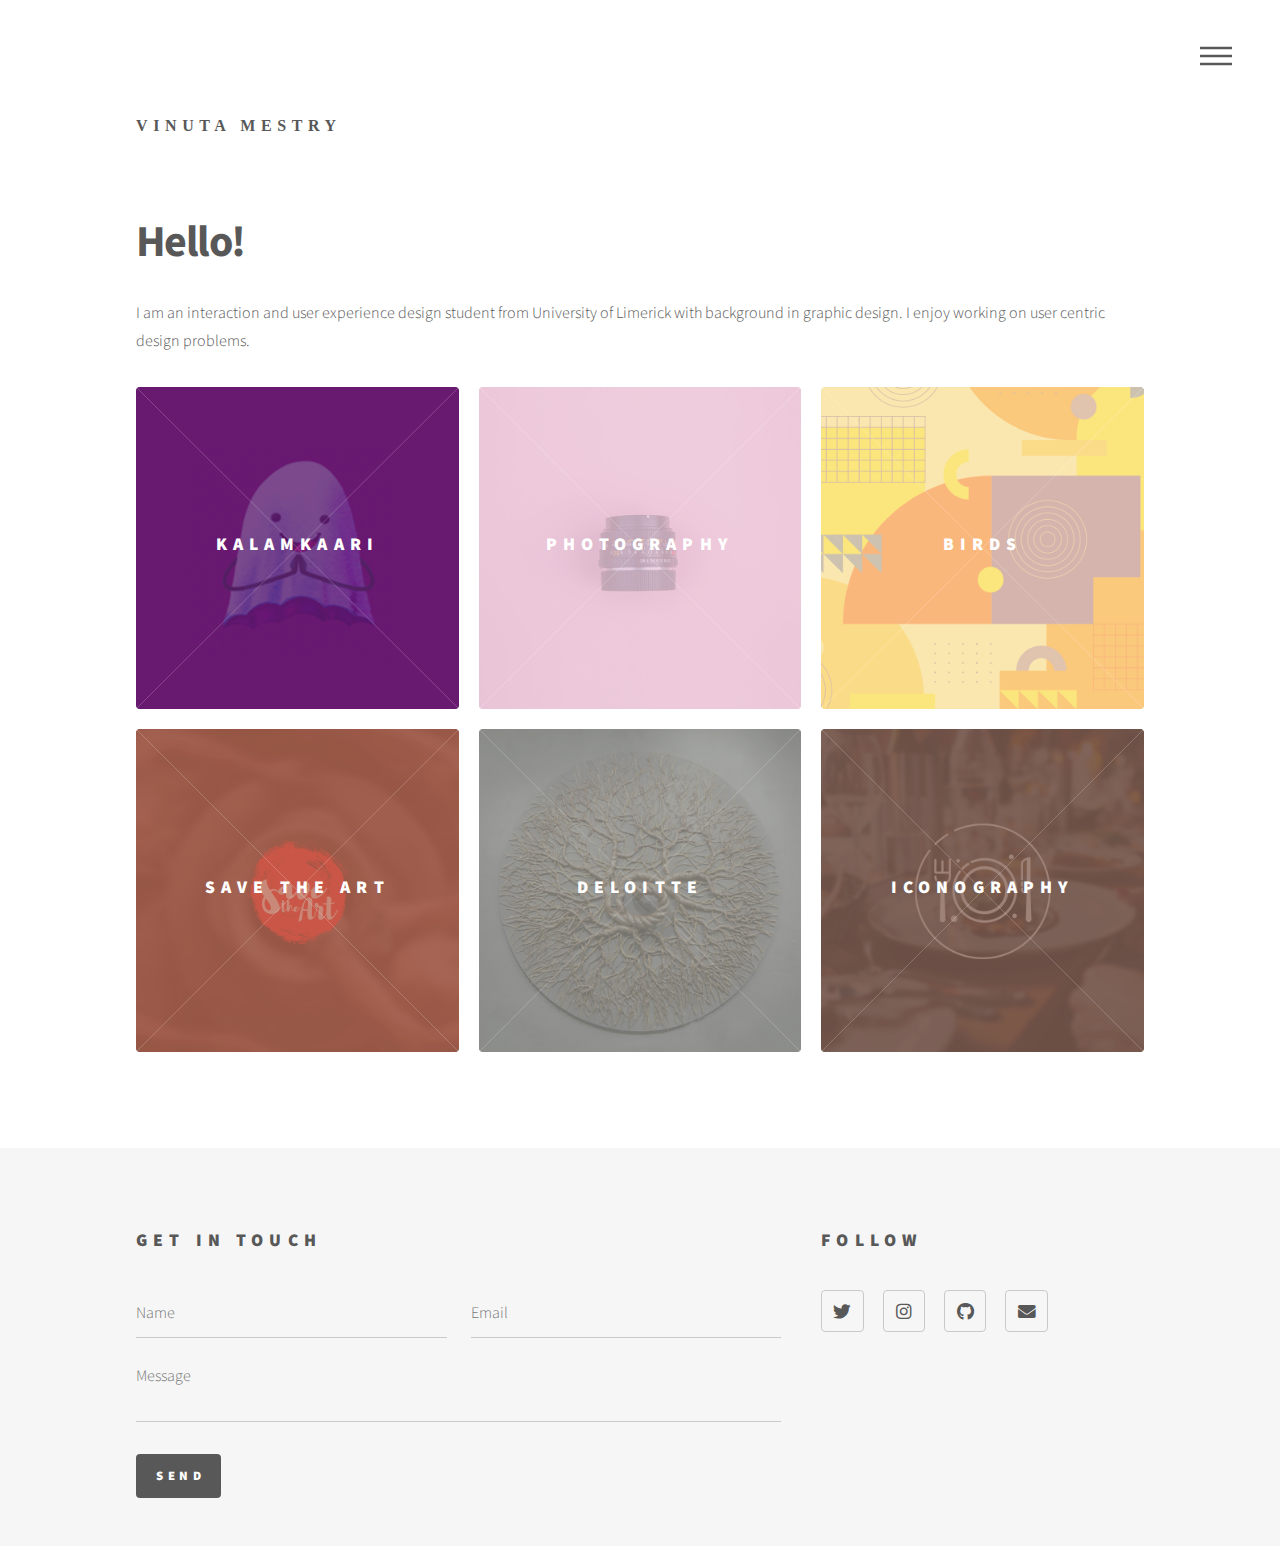
<file: index.html>
<!DOCTYPE HTML>

<html>
	<head>
		<title>Vinuta Mestry</title>
		<meta charset="utf-8" />
		<meta name="viewport" content="width=device-width, initial-scale=1, user-scalable=no" />
		<link rel="stylesheet" href="assets/css/main.css" />
		<noscript><link rel="stylesheet" href="assets/css/noscript.css" /></noscript>
	</head>
	<body class="is-preload">
		<!-- Wrapper -->
			<div id="wrapper">

				<!-- Header -->
					<header id="header">
						<div class="inner">

							<!-- Logo -->
								<a href="index.html" class="logo">
								<p style="font-family:verdana;font-size:16px;font-style:bold;">Vinuta Mestry</p>
								</a>

							<!-- Nav -->
								<nav>
									<ul>
										<li><a href="#menu">Menu</a></li>
									</ul>
								</nav>

						</div>
					</header>

				<!-- Menu -->
					<nav id="menu">
						<h2>Menu</h2>
						<ul>
							<li><a href="index.html">Home</a></li>
							<li><a href="resume.pdf">Resume</a></li>
							<li><a href="https://www.behance.net/vinutamestfaea">Portfolio</a></li>
						</ul>
					</nav>

				<!-- Main -->
					<div id="main">
						<div class="inner">
							<header>
								<h1>Hello!</h1>
								<p>I am an interaction and user experience design student from University of Limerick with background in graphic design. I enjoy working on user centric design problems.</p>
							</header>
							<section class="tiles">
								<article class="style1">
									<span class="image">
										<img src="images/pic01.jpg" alt=""/>
									</span>
									<a href="kalamkaari.html">
										<h2>Kalamkaari</h2>
										<div class="content">
											<p>Embroidery Project Using Hololens</p>
										</div>
									</a>
								</article>
								<article class="style2">
									<span class="image">
										<img src="images/pic02.jpg" alt="" />
									</span>
									<a href="Photography.html">
										<h2>Photography</h2>
										<div class="content">
											<p>Assignment  Brief- Take photographs on the theme - life by demonstrating our ability to compose, take and edit pictures.</p>
										</div>
									</a>
								</article>
								<article class="style3">
									<span class="image">
										<img src="images/pic03.jpg" alt="" />
									</span>
									<a href="Birds.html">
										<h2>Birds</h2>
										<div class="content">
											<p>Concept of Geometric Birds.</p>
										</div>
									</a>
								</article>
								<article class="style4">
									<span class="image">
										<img src="images/pic04.jpg" alt="" />
									</span>
									<a href="savetheart.html">
										<h2>Save the ART</h2>
										<div class="content">
											<p>Sed nisl arcu euismod sit amet nisi lorem etiam dolor veroeros et feugiat.</p>
										</div>
									</a>
								</article>
								<article class="style5">
									<span class="image">
										<img src="images/home.jpg" alt="" />
									</span>
									<a href="Deloitte.html">
										<h2>Deloitte</h2>
										<div class="content">
											<p>Sed nisl arcu euismod sit amet nisi lorem etiam dolor veroeros et feugiat.</p>
										</div>
									</a>
								</article>
								<article class="style6">
									<span class="image">
										<img src="images/rest.jpg" alt="" />
									</span>
									<a href="iconography.html">
										<h2>Iconography</h2>
										<div class="content">
											<p>Sed nisl arcu euismod sit amet nisi lorem etiam dolor veroeros et feugiat.</p>
										</div>
									</a>
								</article>
							</section>
						</div>
					</div>

				<!-- Footer -->
					<footer id="footer">
						<div class="inner">
							<section>
								<h2>Get in touch</h2>
								<form method="post" action="#">
									<div class="fields">
										<div class="field half">
											<input type="text" name="name" id="name" placeholder="Name" />
										</div>
										<div class="field half">
											<input type="email" name="email" id="email" placeholder="Email" />
										</div>
										<div class="field">
											<textarea name="message" id="message" placeholder="Message"></textarea>
										</div>
									</div>
									<ul class="actions">
										<li><input type="submit" value="Send" class="primary" /></li>
									</ul>
								</form>
							</section>
							<section>
								<h2>Follow</h2>
								<ul class="icons">
									<li><a href="https://twitter.com/MestryVinuta?s=08" class="icon brands style2 fa-twitter"><span class="label">Twitter</span></a></li>
									<li><a href="https://www.instagram.com/chai_addict_/" class="icon brands style2 fa-instagram"><span class="label">Instagram</span></a></li>
									<li><a href = "https://github.com/Vinuta93" class="icon brands style2 fa-github"><span class="label">GitHub</span></a></li>
									<li><a href="mailto: mestryvinuta93@gmail.com" class="icon solid style2 fa-envelope"><span class="label">Email</span></a></li>
								</ul>
							</section>
							</div>
					</footer>

			</div>

		<!-- Scripts -->
			<script src="assets/js/jquery.min.js"></script>
			<script src="assets/js/browser.min.js"></script>
			<script src="assets/js/breakpoints.min.js"></script>
			<script src="assets/js/util.js"></script>
			<script src="assets/js/main.js"></script>

	</body>
</html>
</file>
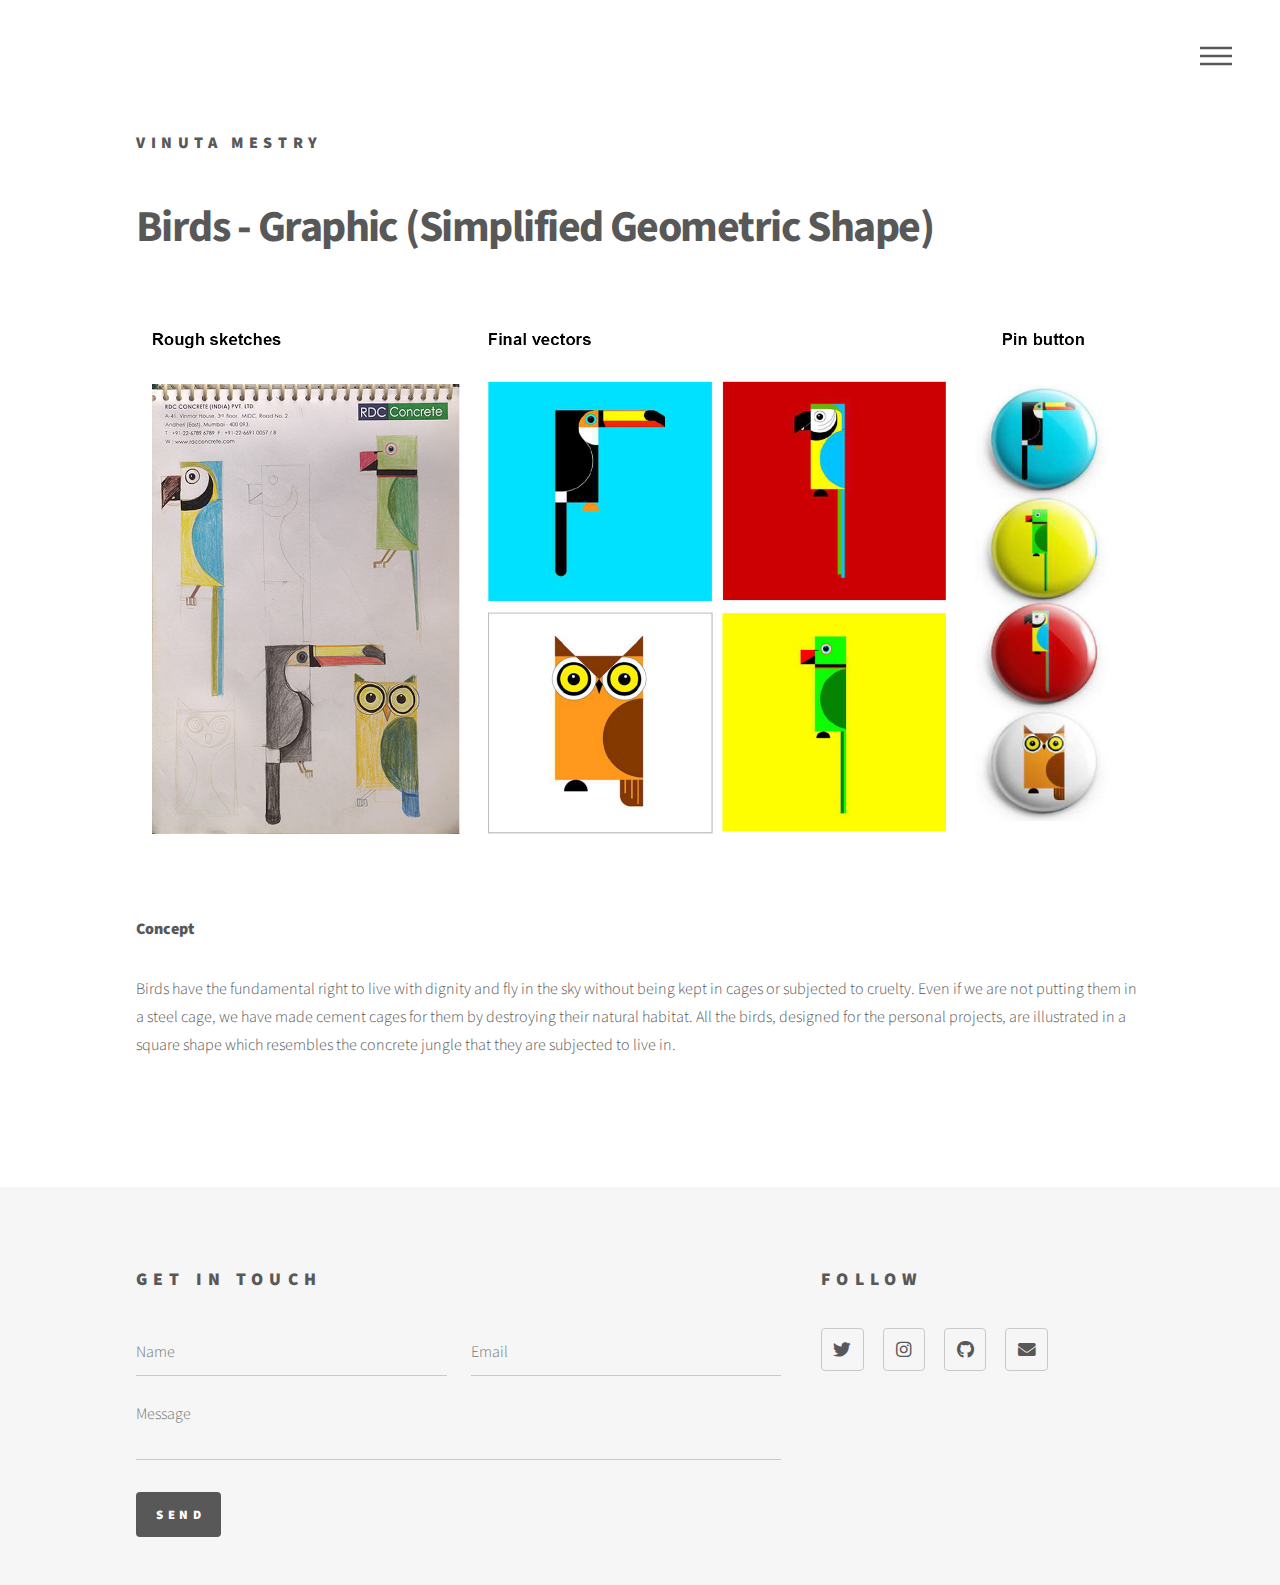
<file: Birds.html>
<!DOCTYPE HTML>
<!--
	Phantom by HTML5 UP
	html5up.net | @ajlkn
	Free for personal and commercial use under the CCA 3.0 license (html5up.net/license)
-->
<html>
	<head>
		<title>Birds</title>
		<meta charset="utf-8" />
		<meta name="viewport" content="width=device-width, initial-scale=1, user-scalable=no" />
		<link rel="stylesheet" href="assets/css/main.css" />
		<noscript><link rel="stylesheet" href="assets/css/noscript.css" /></noscript>
	</head>
	<body class="is-preload">
		<!-- Wrapper -->
			<div id="wrapper">

				<!-- Header -->
					<header id="header">
						<div class="inner">

							<!-- Logo -->
								<a href="index.html" class="logo">
									<span class="title">Vinuta Mestry</span>
								</a>

							<!-- Nav -->
								<nav>
									<ul>
										<li><a href="#menu">Menu</a></li>
									</ul>
								</nav>

						</div>
					</header>

				<!-- Menu -->
					<nav id="menu">
						<h2>Menu</h2>
						<ul>
							<li><a href="index.html">Home</a></li>
							<li><a href="resume.pdf">Resume</a></li>
							<li><a href="https://www.behance.net/vinutamestfaea">Portfolio</a></li>
						</ul>
					</nav>

				<!-- Main -->
					<div id="main">
						<div class="inner">
							<h1>Birds - Graphic (Simplified Geometric Shape)</h1>
							<span class="image main"><img src="images/Birds.jpg" alt="" /></span>
							<p><b>Concept</b><p>
								Birds have the fundamental right to live with dignity and fly in the sky without being kept in cages or subjected
to cruelty. Even if we are not putting them in a steel cage, we have made cement cages for them by destroying their natural habitat.
All the birds, designed for the personal projects, are illustrated in a square shape which resembles the concrete jungle that they are subjected to live in.
</p>
</div>
</div>


					<!-- Footer -->
							<footer id="footer">
								<div class="inner">
									<section>
										<h2>Get in touch</h2>
										<form method="post" action="#">
											<div class="fields">
												<div class="field half">
													<input type="text" name="name" id="name" placeholder="Name" />
												</div>
												<div class="field half">
													<input type="email" name="email" id="email" placeholder="Email" />
												</div>
												<div class="field">
													<textarea name="message" id="message" placeholder="Message"></textarea>
												</div>
											</div>
											<ul class="actions">
												<li><input type="submit" value="Send" class="primary" /></li>
											</ul>
										</form>
									</section>
									<section>
										<h2>Follow</h2>
										<ul class="icons">
											<li><a href="https://twitter.com/MestryVinuta?s=08" class="icon brands style2 fa-twitter"><span class="label">Twitter</span></a></li>
											<li><a href="https://www.instagram.com/chai_addict_/" class="icon brands style2 fa-instagram"><span class="label">Instagram</span></a></li>
											<li><a href = "https://github.com/Vinuta93" class="icon brands style2 fa-github"><span class="label">GitHub</span></a></li>
											<li><a href="mailto: mestryvinuta93@gmail.com" class="icon solid style2 fa-envelope"><span class="label">Email</span></a></li>
										</ul>
									</section>
									</div>
							</footer>

					</div>


			<!-- Scripts -->
				<script src="assets/js/jquery.min.js"></script>
				<script src="assets/js/browser.min.js"></script>
				<script src="assets/js/breakpoints.min.js"></script>
				<script src="assets/js/util.js"></script>
				<script src="assets/js/main.js"></script>

			</body>
			</html>
</file>
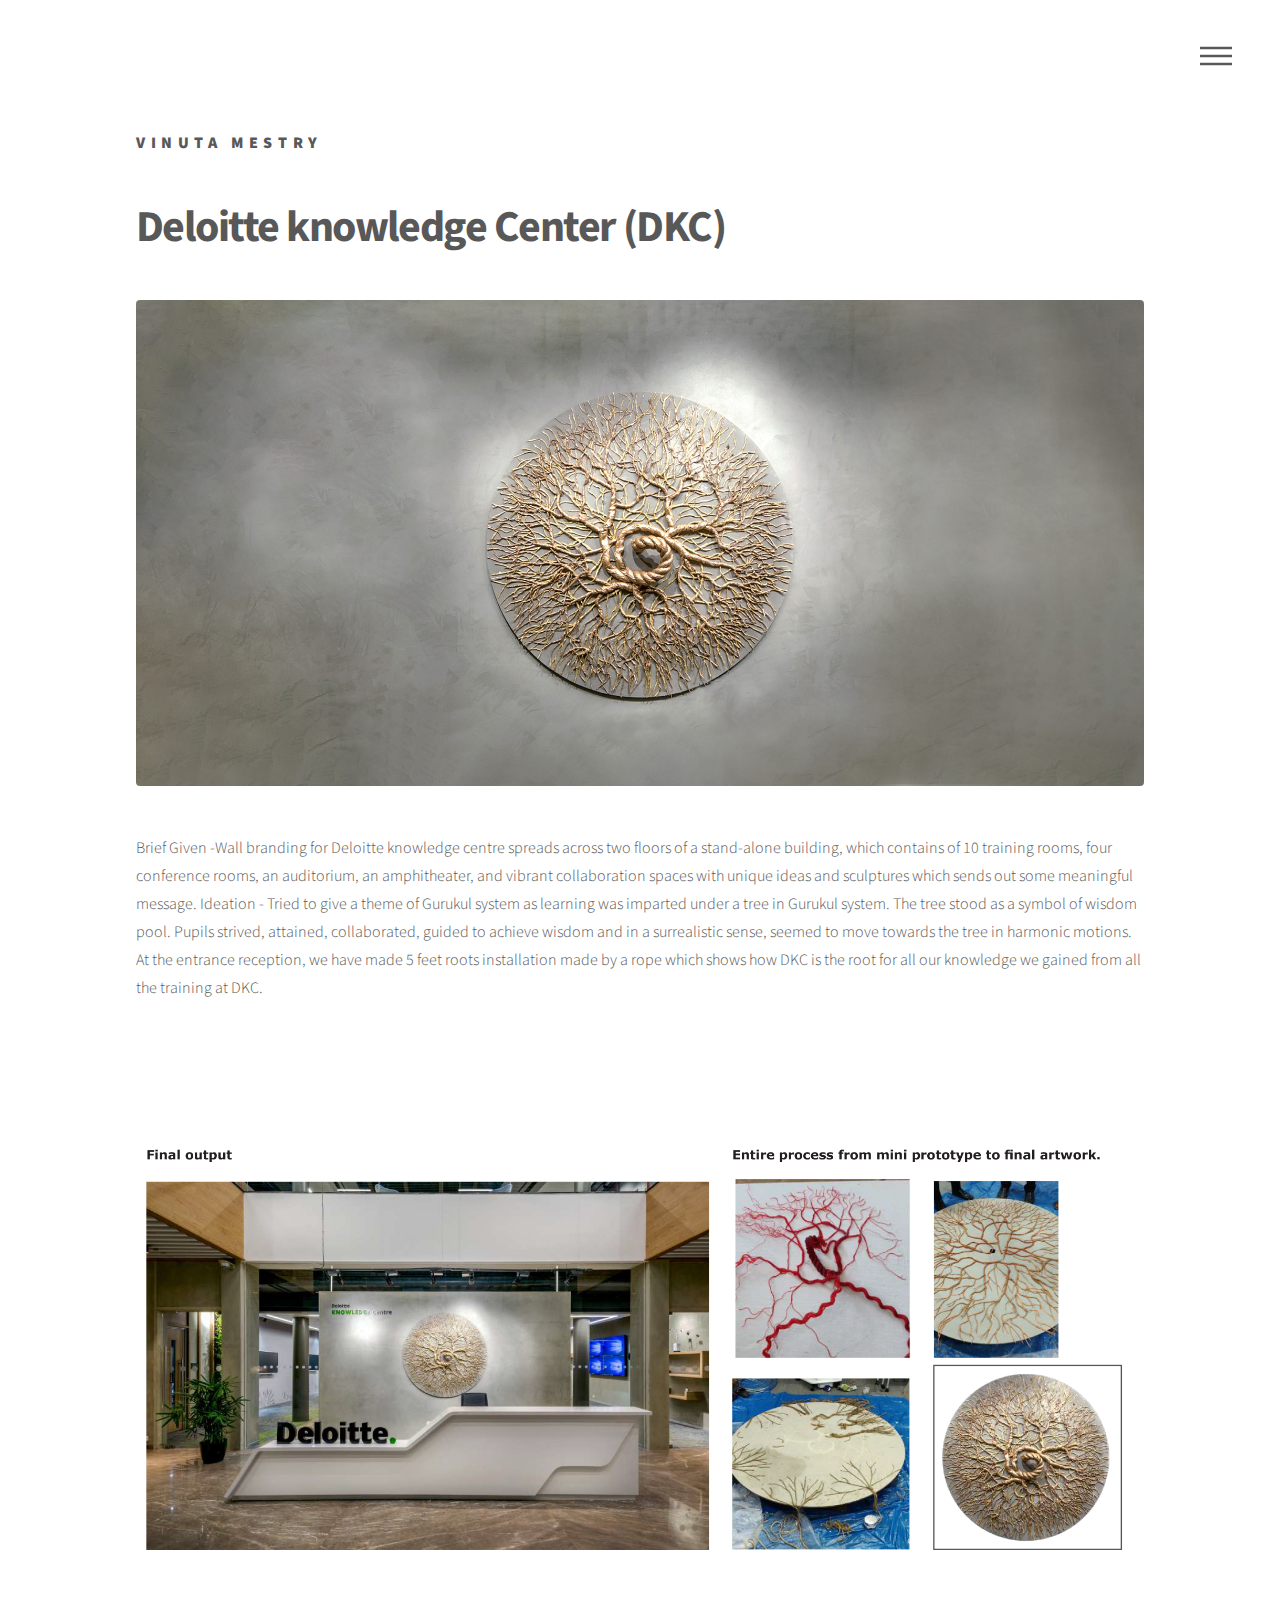
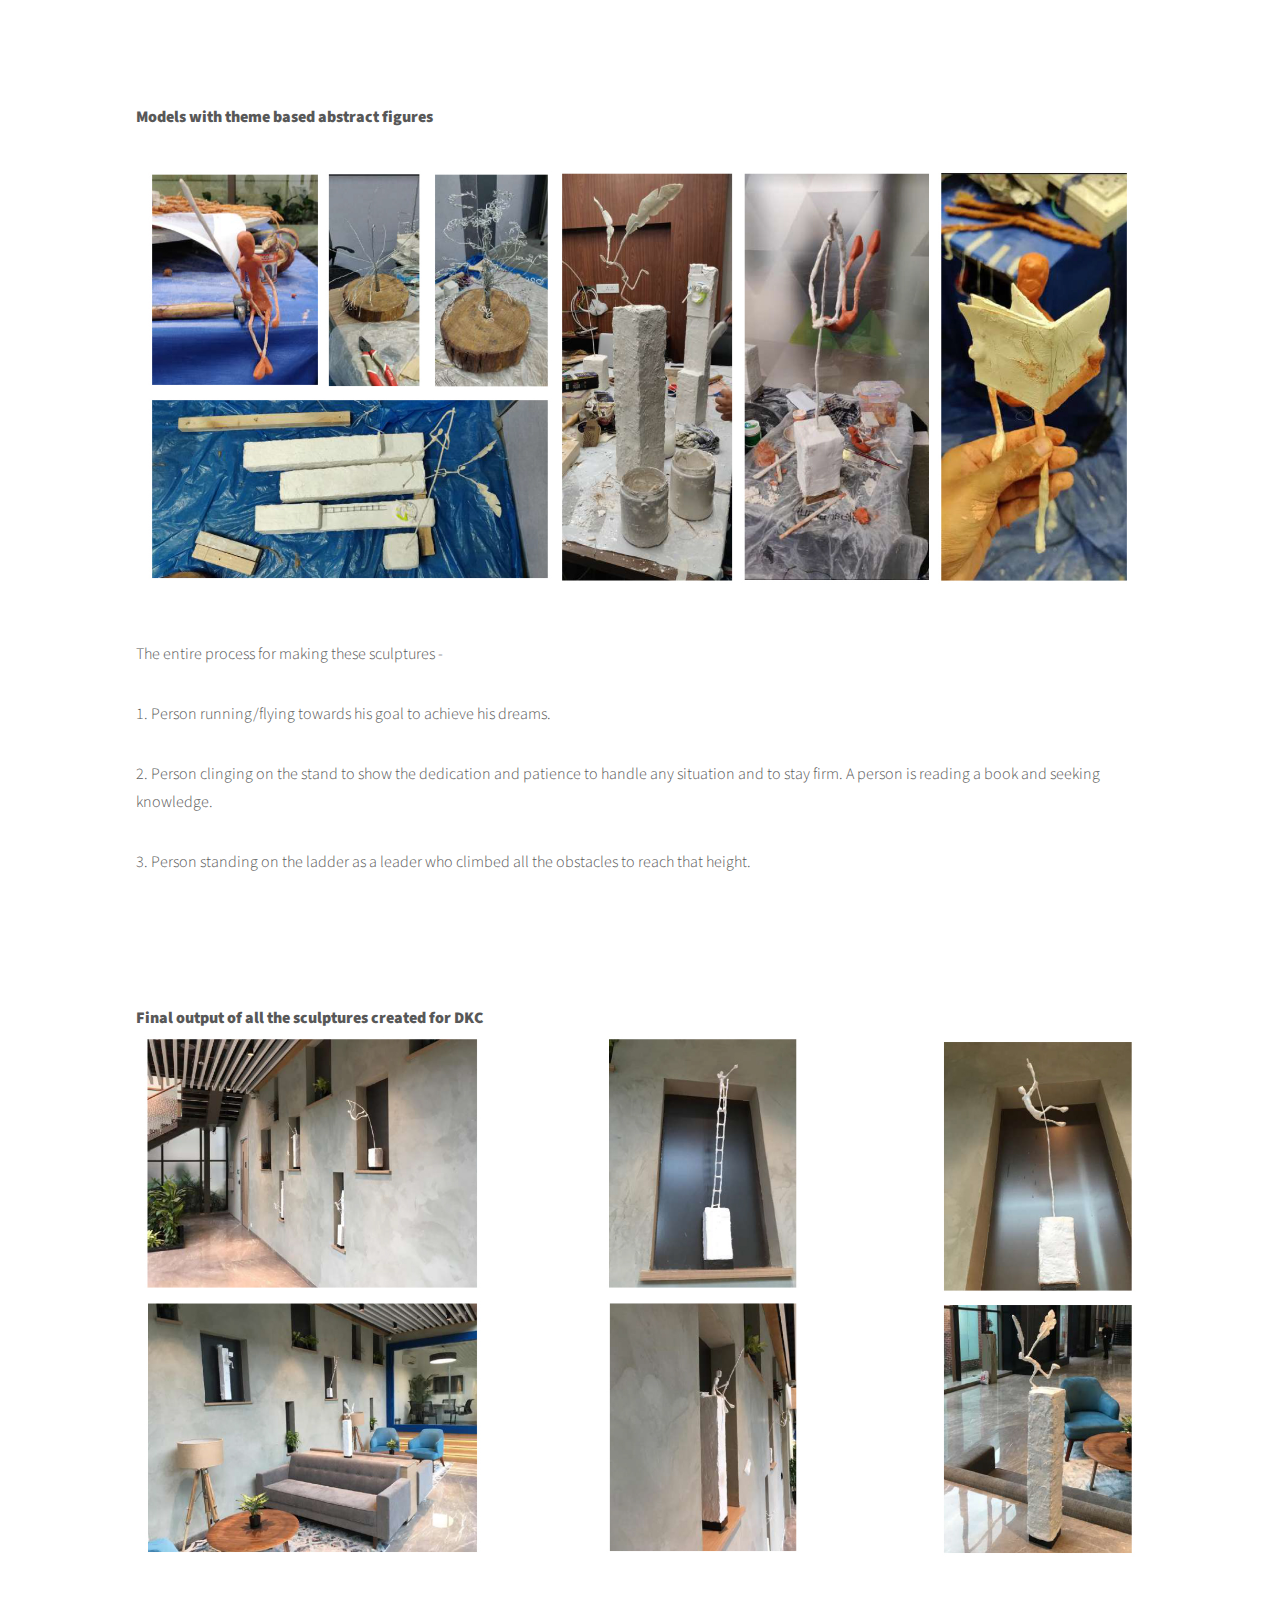
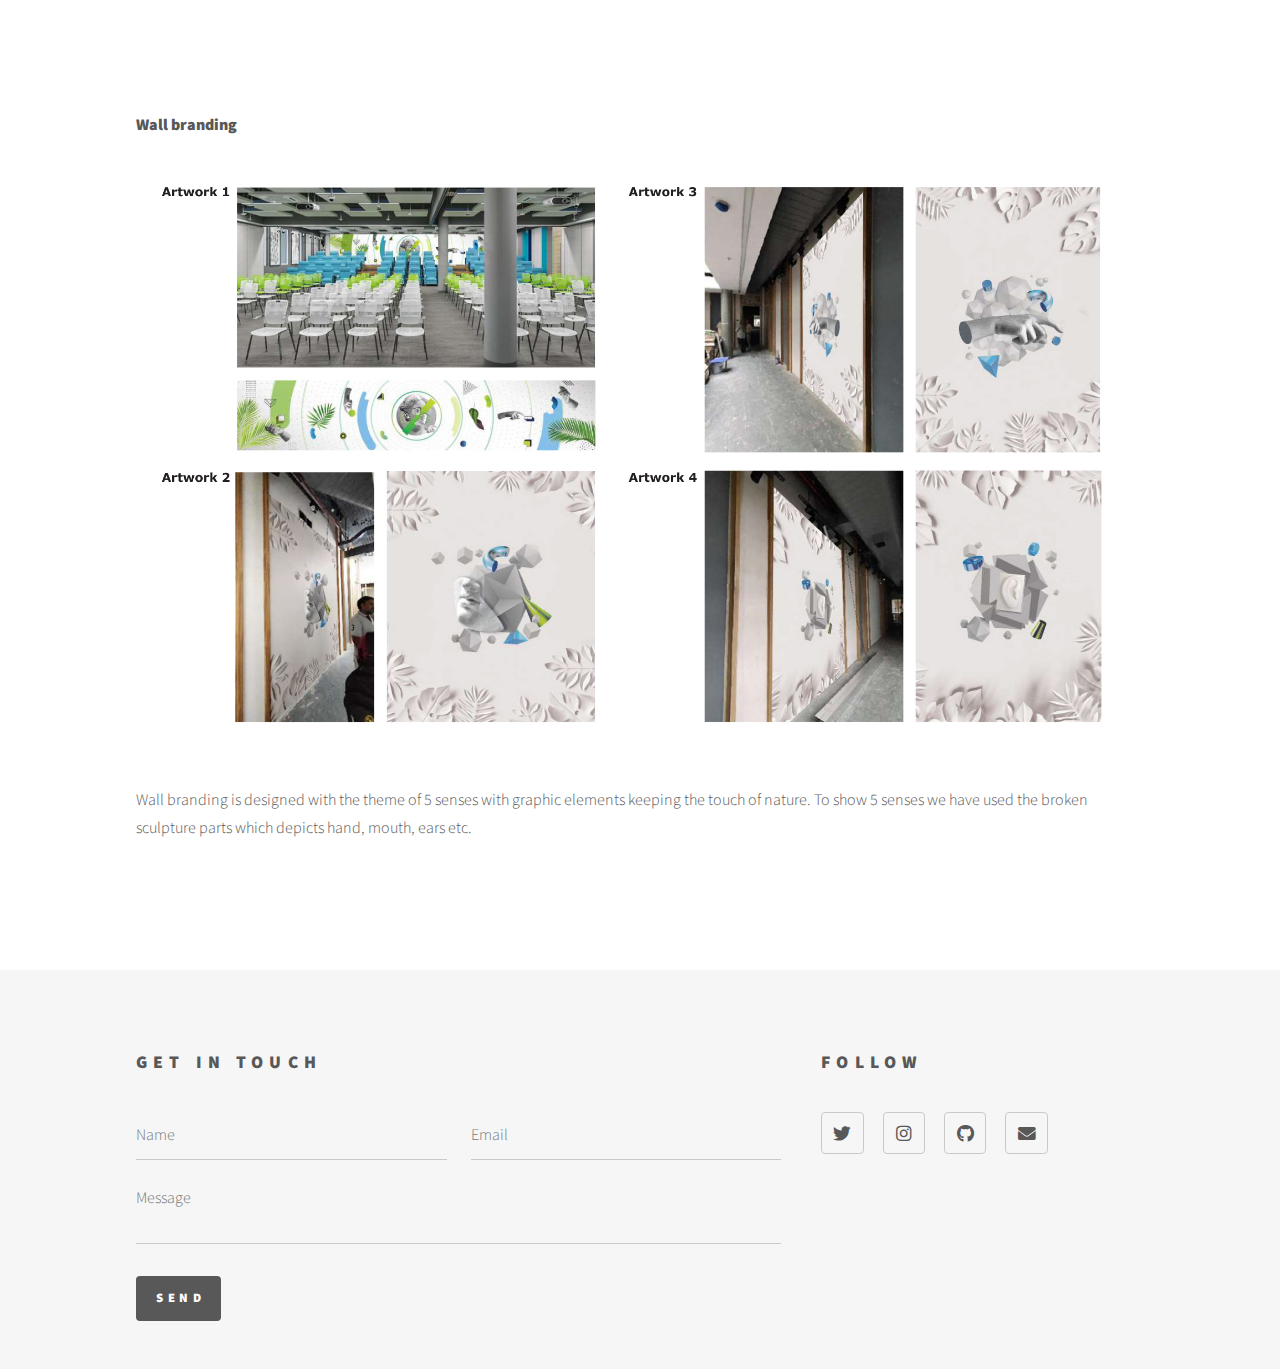
<file: Deloitte.html>
<!DOCTYPE HTML>
<html>
	<head>
		<title>Deloitte</title>
		<meta charset="utf-8" />
		<meta name="viewport" content="width=device-width, initial-scale=1, user-scalable=no" />
		<link rel="stylesheet" href="assets/css/main.css" />
		<noscript><link rel="stylesheet" href="assets/css/noscript.css" /></noscript>
	</head>
	<body class="is-preload">
		<!-- Wrapper -->
			<div id="wrapper">

				<!-- Header -->
					<header id="header">
						<div class="inner">

							<!-- Logo -->
								<a href="index.html" class="logo">
									<span class="title">Vinuta Mestry</span>
								</a>

							<!-- Nav -->
								<nav>
									<ul>
										<li><a href="#menu">Menu</a></li>
									</ul>
								</nav>

						</div>
					</header>

				<!-- Menu -->
					<nav id="menu">
						<h2>Menu</h2>
						<ul>
							<li><a href="index.html">Home</a></li>
							<li><a href="resume.pdf">Resume</a></li>
							<li><a href="https://www.behance.net/vinutamestfaea">Portfolio</a></li>
						</ul>
					</nav>

				<!-- Main -->
				<div id="main">
						<div class="inner">
								<h1>Deloitte knowledge Center (DKC)</h1>
						<span class="image main"><img src="images/1d.jpg" alt="" /></span>
						<p>
Brief Given -Wall branding for Deloitte knowledge centre spreads across two floors of a stand-alone building, which contains of 10 training rooms, four conference rooms, an auditorium, an amphitheater, and vibrant collaboration spaces with unique ideas and sculptures which sends out some meaningful message.
Ideation - Tried to give a theme of Gurukul system as learning was imparted under a tree in Gurukul system. The tree stood as a symbol of wisdom pool. Pupils strived, attained, collaborated, guided to achieve wisdom and in a surrealistic sense, seemed to move towards the tree in harmonic motions.
At the entrance reception, we have made 5 feet roots installation made by a rope which shows how DKC is the root for all our knowledge we gained from all the training at DKC.
</p>
				</div>
			</div>

			<div id="main">
					<div class="inner">
					<span class="image main"><img src="images/Dv1.png" alt="" /></span>
			</div>
			</div>
					<div id="main">
							<div class="inner">
						<p><b>	Models with theme based abstract figures</b></p>
							<span class="image main"><img src="images/D2.jpg" alt="" /></span>

									<p>The entire process for making these sculptures -</p>
							1.  Person running/flying towards his goal to achieve his dreams.</p>
							2. Person clinging on the stand to show the dedication and patience to handle any situation and to stay firm. A person is reading a book and seeking knowledge.</p>
							3. Person standing on the ladder as a leader who climbed all the obstacles to reach that height.</p>


					</div>
				</div>

				<div id="main">
					<div class="inner">
					<b>	Final output of all the sculptures created for DKC	</b>
						<span class="image main"><img src="images/D3.jpg" alt="" /></span>
					</div>
				</div>

				<div id="main">
					<div class="inner">
						<p><b>Wall branding</b></p>
						<span class="image main"><img src="images/D4.jpg" alt="" /></span>
						<p>
Wall branding is designed with the theme of 5 senses with graphic elements keeping the touch of nature. To show 5 senses we have used the broken sculpture parts which depicts hand, mouth, ears etc.
</p>
					</div>
				</div>

				<!-- Footer -->
						<footer id="footer">
							<div class="inner">
								<section>
									<h2>Get in touch</h2>
									<form method="post" action="#">
										<div class="fields">
											<div class="field half">
												<input type="text" name="name" id="name" placeholder="Name" />
											</div>
											<div class="field half">
												<input type="email" name="email" id="email" placeholder="Email" />
											</div>
											<div class="field">
												<textarea name="message" id="message" placeholder="Message"></textarea>
											</div>
										</div>
										<ul class="actions">
											<li><input type="submit" value="Send" class="primary" /></li>
										</ul>
									</form>
								</section>
								<section>
									<h2>Follow</h2>
									<ul class="icons">
										<li><a href="https://twitter.com/MestryVinuta?s=08" class="icon brands style2 fa-twitter"><span class="label">Twitter</span></a></li>
										<li><a href="https://www.instagram.com/chai_addict_/" class="icon brands style2 fa-instagram"><span class="label">Instagram</span></a></li>
										<li><a href = "https://github.com/Vinuta93" class="icon brands style2 fa-github"><span class="label">GitHub</span></a></li>
										<li><a href="mailto: mestryvinuta93@gmail.com" class="icon solid style2 fa-envelope"><span class="label">Email</span></a></li>
									</ul>
								</section>
								</div>
						</footer>

				</div>


		<!-- Scripts -->
			<script src="assets/js/jquery.min.js"></script>
			<script src="assets/js/browser.min.js"></script>
			<script src="assets/js/breakpoints.min.js"></script>
			<script src="assets/js/util.js"></script>
			<script src="assets/js/main.js"></script>

	</body>
</html>
</file>
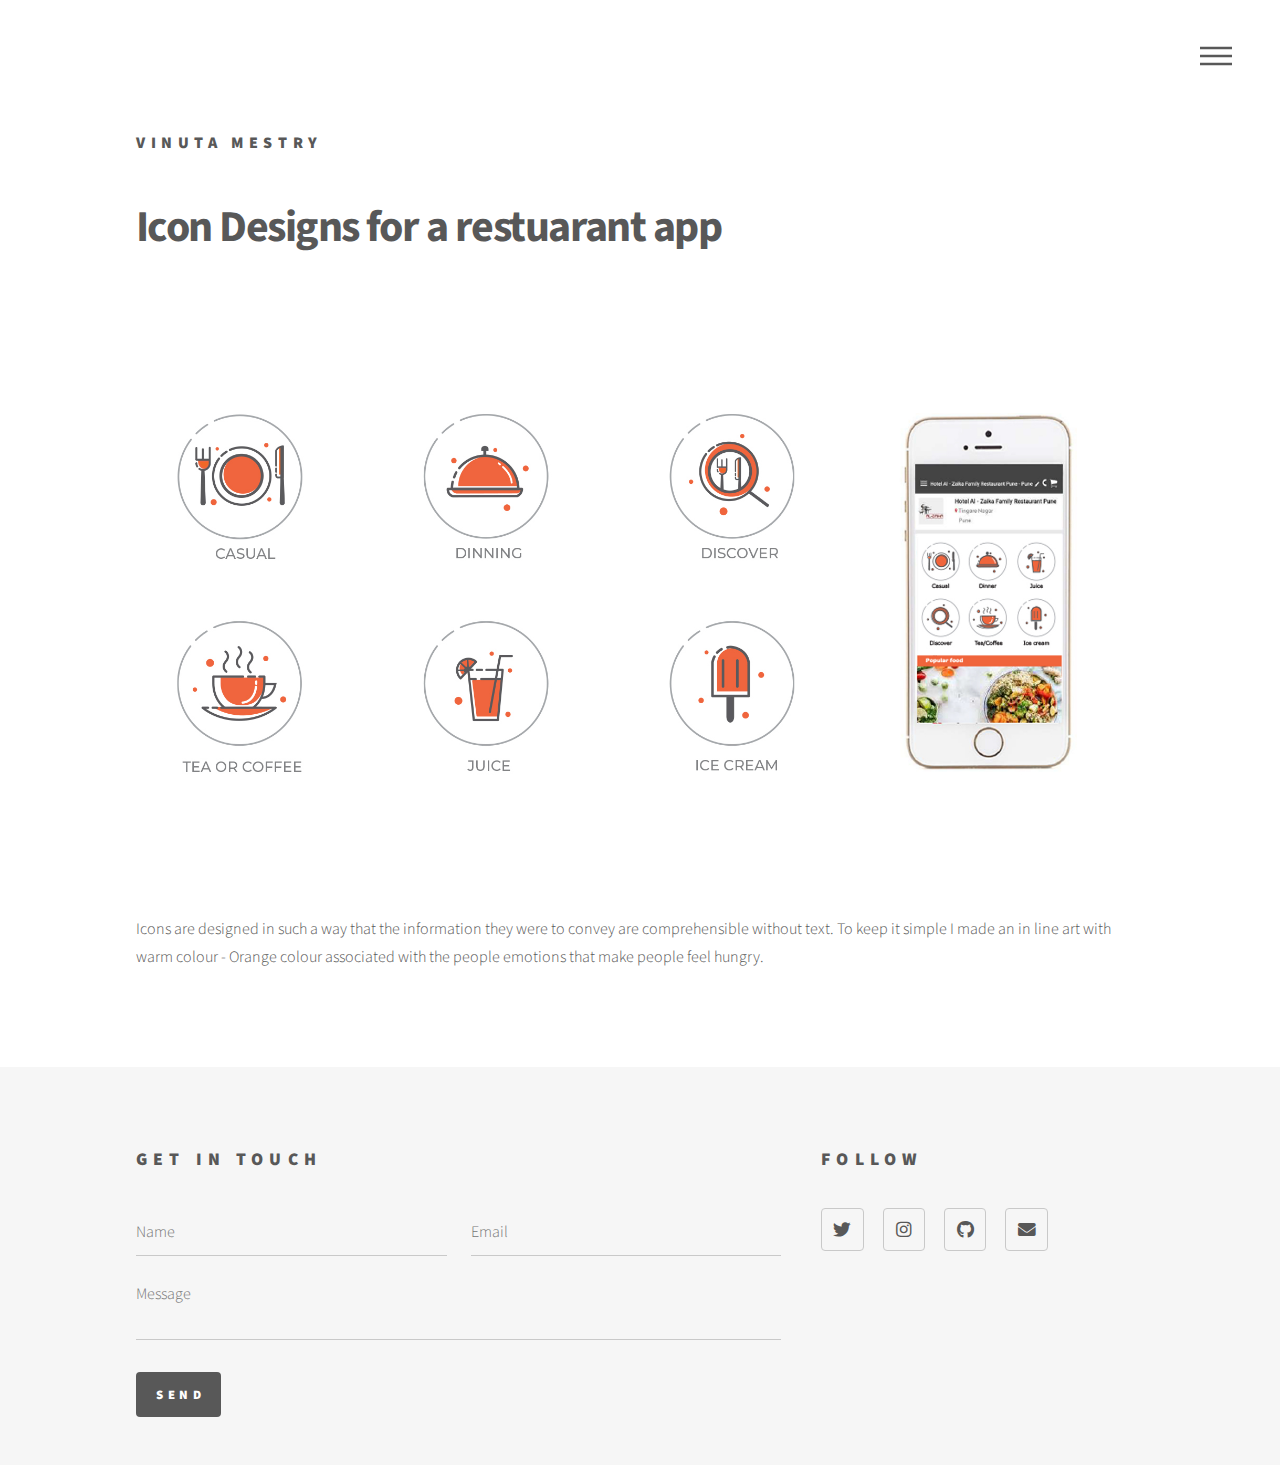
<file: iconography.html>
<!DOCTYPE HTML>
<!--
	Phantom by HTML5 UP
	html5up.net | @ajlkn
	Free for personal and commercial use under the CCA 3.0 license (html5up.net/license)
-->
<html>
	<head>
		<title>Iconography</title>
		<meta charset="utf-8" />
		<meta name="viewport" content="width=device-width, initial-scale=1, user-scalable=no" />
		<link rel="stylesheet" href="assets/css/main.css" />
		<noscript><link rel="stylesheet" href="assets/css/noscript.css" /></noscript>
	</head>
	<body class="is-preload">
		<!-- Wrapper -->
			<div id="wrapper">

				<!-- Header -->
					<header id="header">
						<div class="inner">

							<!-- Logo -->
								<a href="index.html" class="logo">
									<span class="title">Vinuta Mestry</span>
								</a>

							<!-- Nav -->
								<nav>
									<ul>
										<li><a href="#menu">Menu</a></li>
									</ul>
								</nav>

						</div>
					</header>

				<!-- Menu -->
					<nav id="menu">
						<h2>Menu</h2>
						<ul>
							<li><a href="index.html">Home</a></li>
							<li><a href="resume.pdf">Resume</a></li>
							<li><a href="https://www.behance.net/vinutamestfaea">Portfolio</a></li>
						</ul>
					</nav>

				<!-- Main -->
					<div id="main">
						<div class="inner">
							<h1>Icon Designs for a restuarant app</h1>
							<span class="image main"><img src="images/restro.jpg" alt="" /></span>
							Icons are designed in such a way that the information they were to convey are comprehensible without text. To keep it simple I made an in line art with warm colour - Orange colour associated with the people emotions that make people feel hungry.
							</div>
					</div>
					<!-- Footer -->
						<footer id="footer">
							<div class="inner">
								<section>
									<h2>Get in touch</h2>
									<form method="post" action="#">
										<div class="fields">
											<div class="field half">
												<input type="text" name="name" id="name" placeholder="Name" />
											</div>
											<div class="field half">
												<input type="email" name="email" id="email" placeholder="Email" />
											</div>
											<div class="field">
												<textarea name="message" id="message" placeholder="Message"></textarea>
											</div>
										</div>
										<ul class="actions">
											<li><input type="submit" value="Send" class="primary" /></li>
										</ul>
									</form>
								</section>
								<section>
									<h2>Follow</h2>
									<ul class="icons">
										<li><a href="https://twitter.com/MestryVinuta?s=08" class="icon brands style2 fa-twitter"><span class="label">Twitter</span></a></li>
										<li><a href="https://www.instagram.com/chai_addict_/" class="icon brands style2 fa-instagram"><span class="label">Instagram</span></a></li>
										<li><a href = "https://github.com/Vinuta93" class="icon brands style2 fa-github"><span class="label">GitHub</span></a></li>
										<li><a href="mailto: mestryvinuta93@gmail.com" class="icon solid style2 fa-envelope"><span class="label">Email</span></a></li>
									</ul>
								</section>
								</div>
						</footer>

				</div>


		<!-- Scripts -->
			<script src="assets/js/jquery.min.js"></script>
			<script src="assets/js/browser.min.js"></script>
			<script src="assets/js/breakpoints.min.js"></script>
			<script src="assets/js/util.js"></script>
			<script src="assets/js/main.js"></script>

	</body>
</html>
</file>
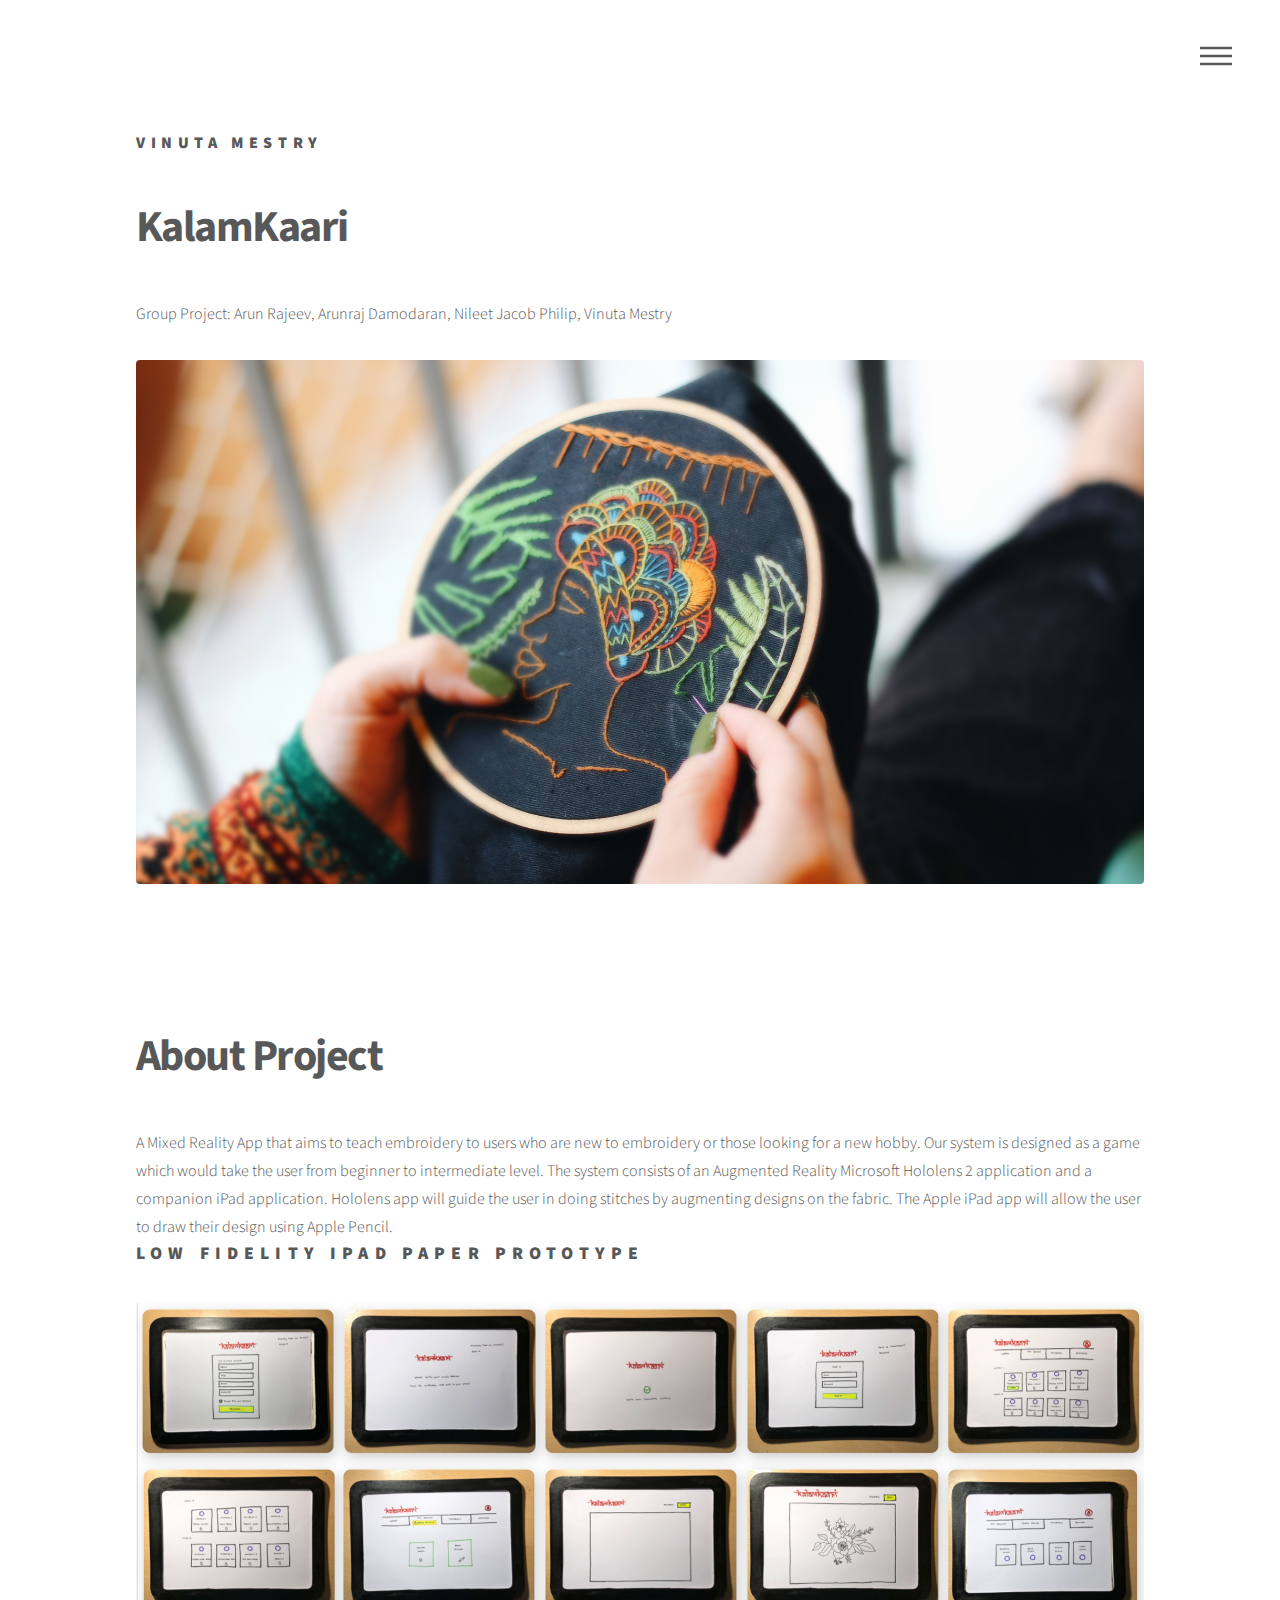
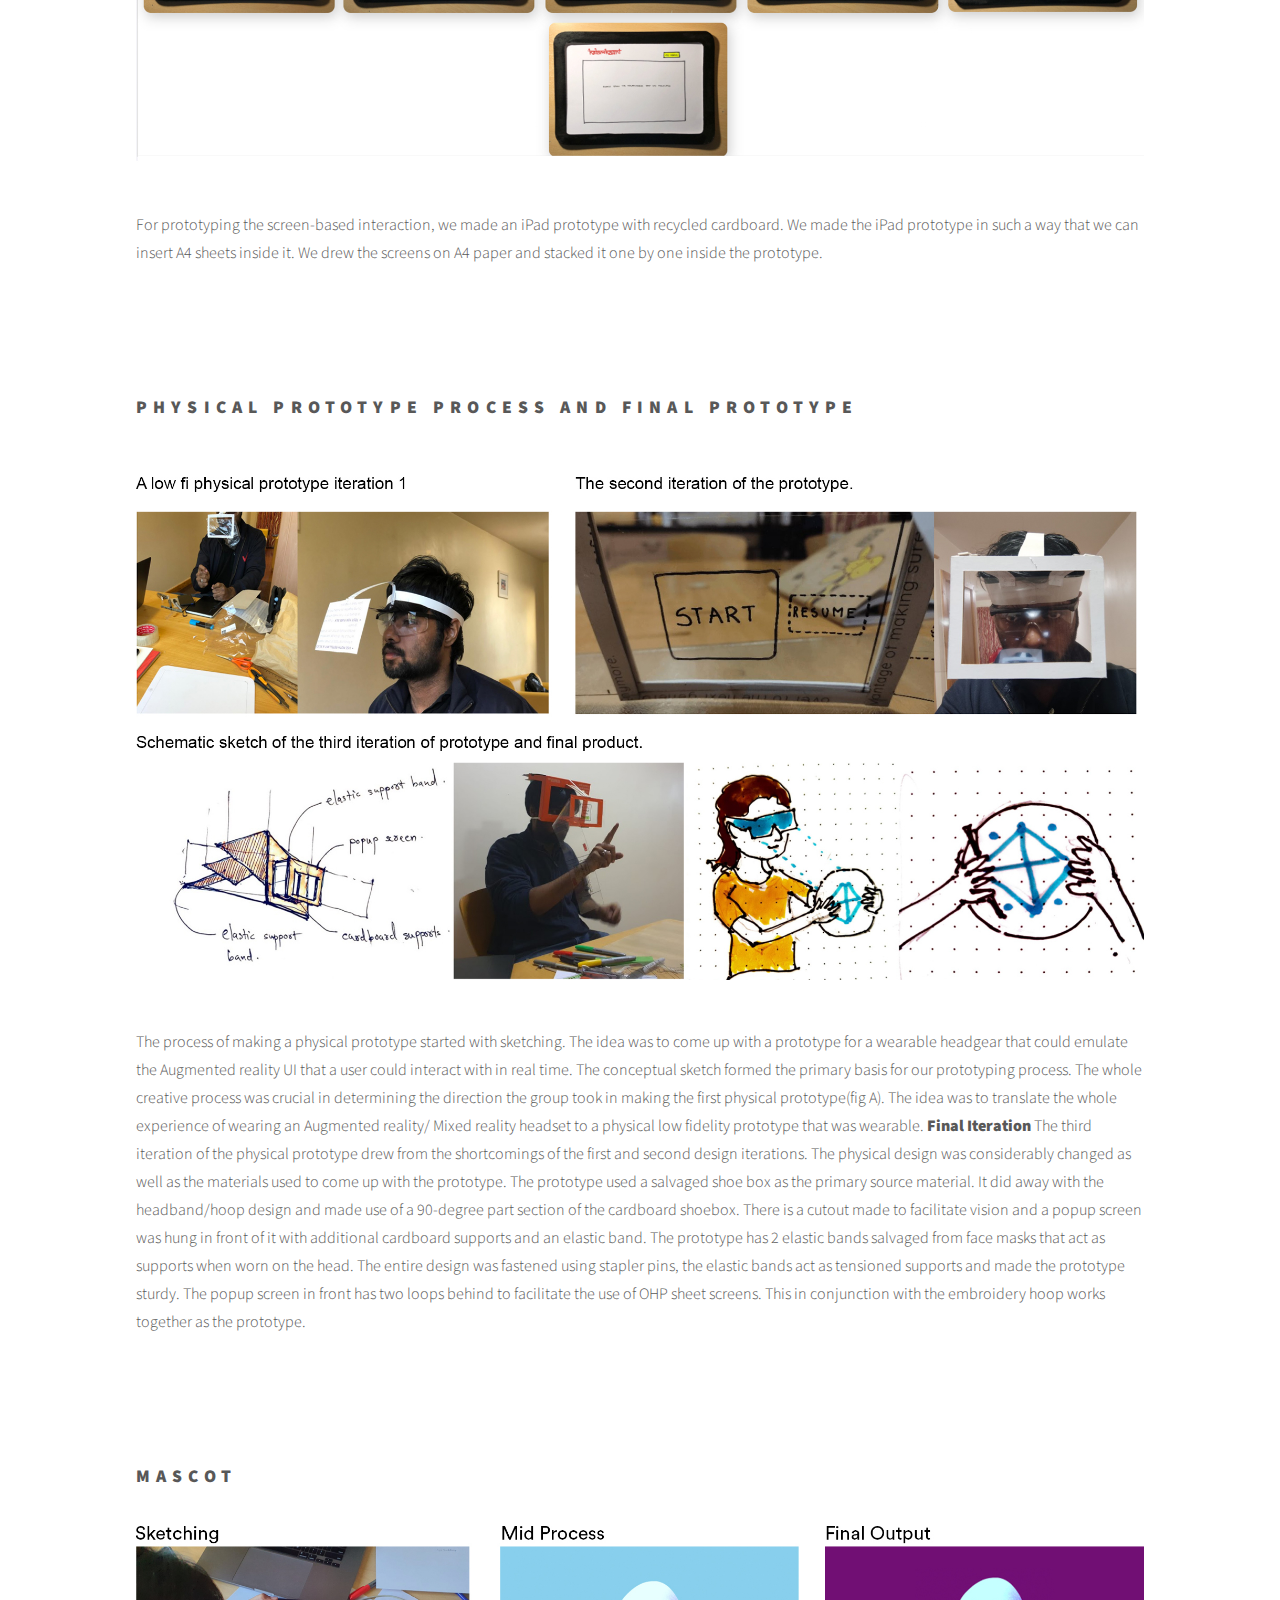
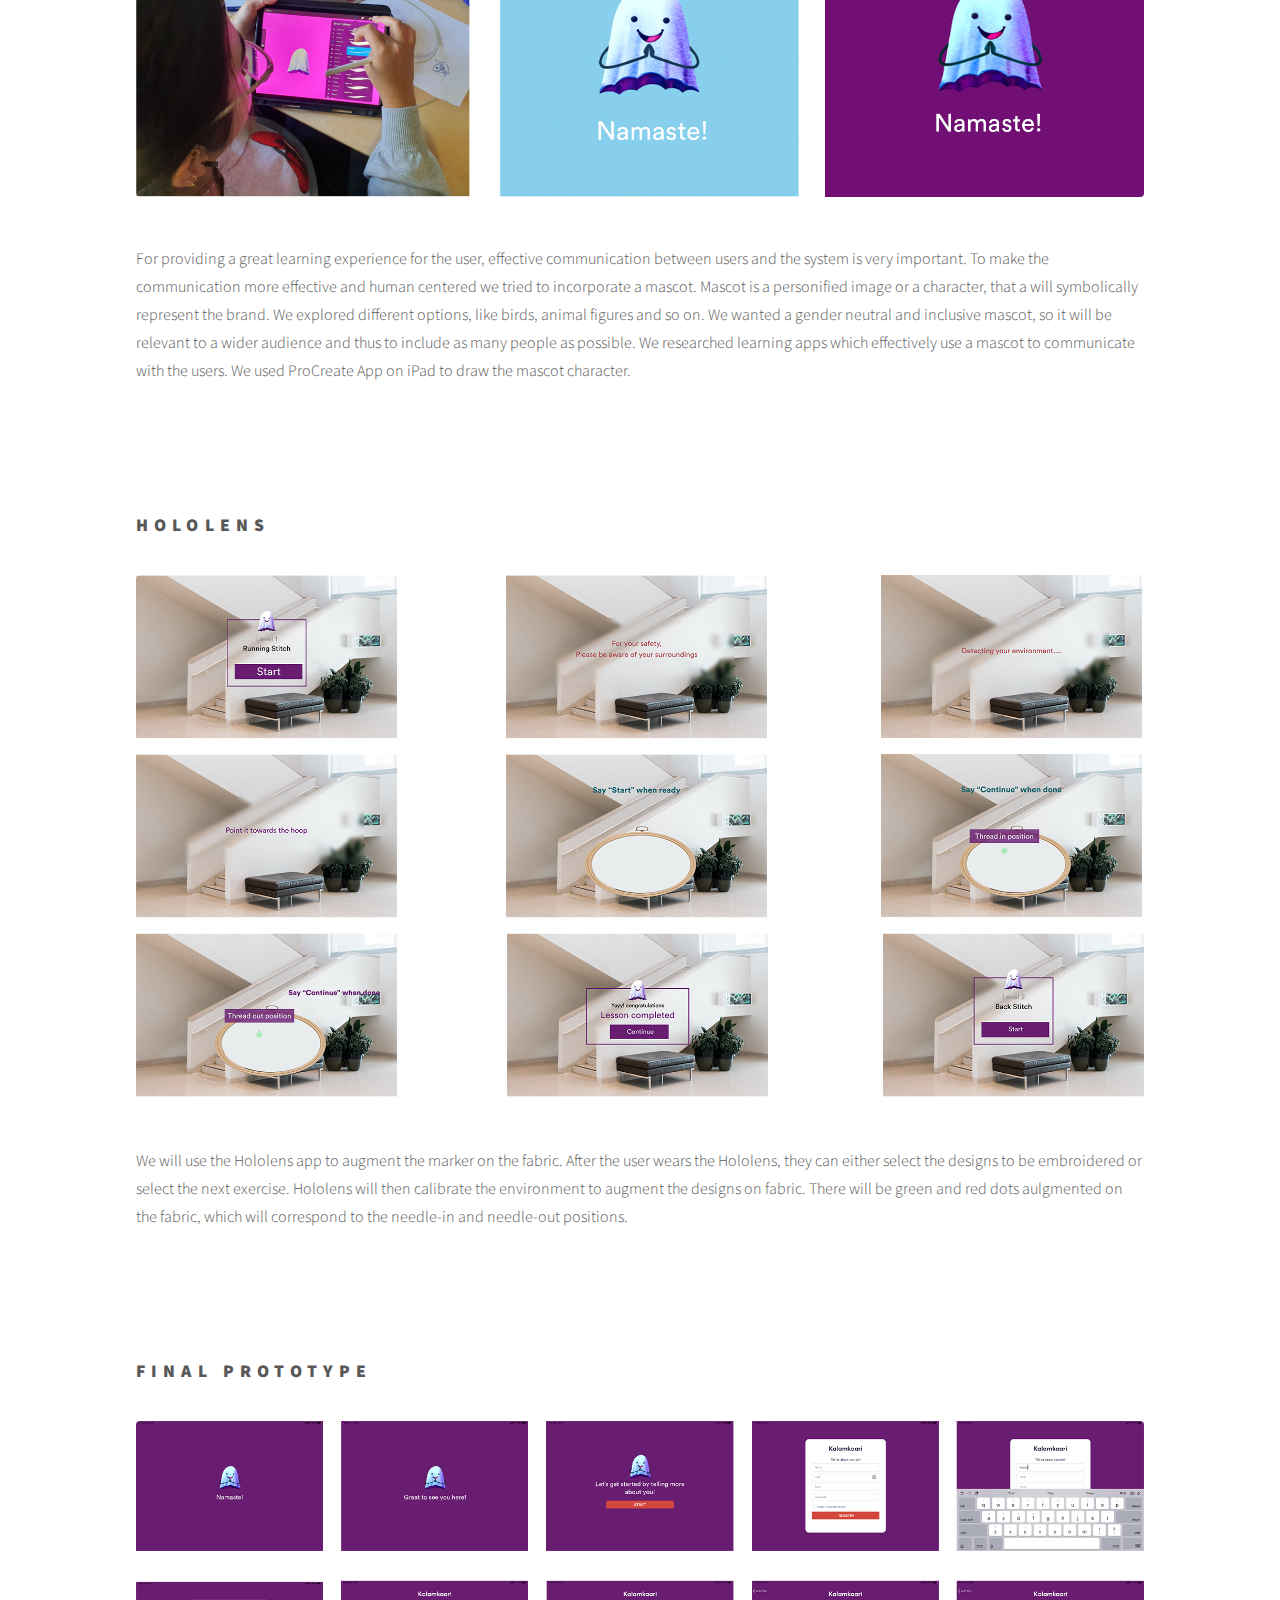
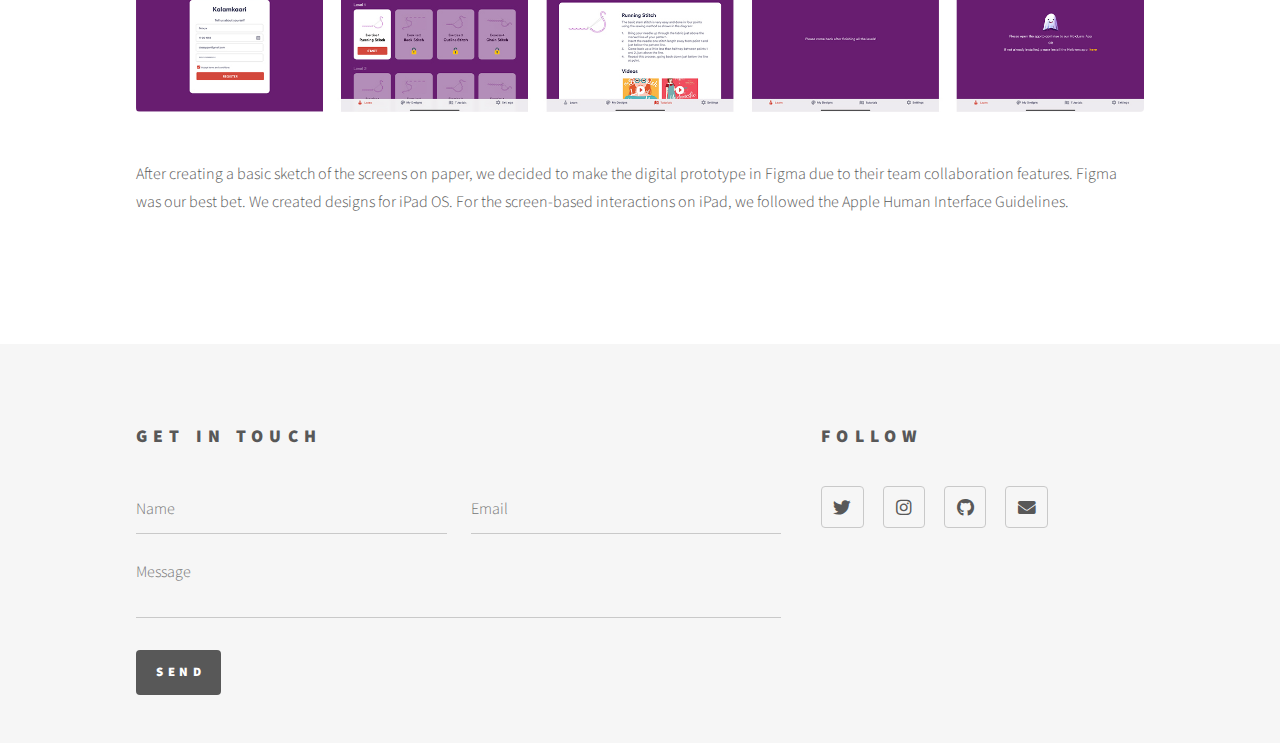
<file: kalamkaari.html>
<!DOCTYPE HTML>

<html>
	<head>
		<title>KalamKaari</title>
		<meta charset="utf-8" />
		<meta name="viewport" content="width=device-width, initial-scale=1, user-scalable=no" />
		<link rel="stylesheet" href="assets/css/main.css" />
		<noscript><link rel="stylesheet" href="assets/css/noscript.css" /></noscript>
	</head>
	<body class="is-preload">
		<!-- Wrapper -->
			<div id="wrapper">

				<!-- Header -->
					<header id="header">
						<div class="inner">

							<!-- Logo -->
								<a href="index.html" class="logo">
									<span class="title">Vinuta Mestry</span>
								</a>

							<!-- Nav -->
								<nav>
									<ul>
										<li><a href="#menu">Menu</a></li>
									</ul>
								</nav>

						</div>
					</header>

				<!-- Menu -->
					<nav id="menu">
						<h2>Menu</h2>
						<ul>
							<li><a href="index.html">Home</a></li>
							<li><a href="resume.pdf">Resume</a></li>
							<li><a href="https://www.behance.net/vinutamestfaea">Portfolio</a></li>
						</ul>
					</nav>

				<!-- Main -->
					<div id="main">
						<div class="inner">
							<h1>KalamKaari</h1>
							<p>Group Project: Arun Rajeev, Arunraj Damodaran, Nileet Jacob Philip, Vinuta Mestry</p>
							<span class="image main"><img src="images/k1.jpg" alt="" /></span>
						</div>
					</div>

					<div id="main">
						<div class="inner">
								<h1>About  Project</h1>
								A Mixed Reality App that aims to teach embroidery to users who are new to embroidery or those looking for a new hobby. Our system is designed as a game which would take the user from beginner to intermediate level. The system consists of an Augmented Reality Microsoft Hololens 2 application and a companion iPad application. Hololens app will guide the user in doing stitches by augmenting designs on the fabric. The Apple iPad app will allow the user to draw their design using Apple Pencil.

								<h2>Low Fidelity Ipad Paper Prototype</h2>

							<span class="image main"><img src="images/ipad.jpg" alt="" /></span>
							For prototyping the screen-based interaction, we made an iPad prototype with recycled cardboard. We made the iPad prototype in such a way that we can insert A4 sheets inside it. We drew the screens on A4 paper and stacked it one by one inside the prototype.

						</p>
						</div>
					</div>

					<div id="main">
						<div class="inner">
							<h2>Physical Prototype Process and Final Prototype</h2>
							<span class="image main"><img src="images/phy.jpg" alt="" /></span>
						<p>
							The process of making a physical prototype started with sketching. The idea was to come up with a prototype for a wearable headgear that could emulate the Augmented reality UI that a user could interact with in real time. The conceptual sketch formed the primary basis for our prototyping process. The whole creative process was crucial in determining the direction the group took in making the first physical prototype(fig A). The idea was to translate the whole experience of wearing an Augmented reality/ Mixed reality headset to a physical low fidelity prototype that was wearable.
							<b>Final Iteration</b>
							The third iteration of the physical prototype drew from the shortcomings of the first and second design iterations. The physical design was considerably changed as well as the materials used to come up with the prototype. The prototype used a salvaged shoe box as the primary source material. It did away with the headband/hoop design and made use of a 90-degree part section of the cardboard shoebox. There is a cutout made to facilitate vision and a popup screen was hung in front of it with additional cardboard supports and an elastic band. The prototype has 2 elastic bands salvaged from face masks that act as supports when worn on the head. The entire design was fastened using stapler pins, the elastic bands act as tensioned supports and made the prototype sturdy. The popup screen in front has two loops behind to facilitate the use of OHP sheet screens. This in conjunction with the embroidery hoop works together as the prototype.
						</p>
						</div>
					</div>


					<div id="main">
						<div class="inner">
							<h2>Mascot</h2>
							<span class="image main"><img src="images/m1.jpg" alt="" /></span>
						<p>For providing a great learning experience for the user, effective communication between users and the system is very important. To make the communication more effective and human centered we tried to incorporate a mascot. Mascot is a personified image or a character, that a will symbolically represent the brand. We explored different options, like birds, animal figures and so on. We wanted a gender neutral and inclusive mascot, so it will be relevant to a wider audience and thus to include as many people as possible. We researched learning apps which effectively use a mascot to communicate with the users. We used ProCreate App on iPad to draw the mascot character.

						</p>
						</div>
					</div>

					<div id="main">
						<div class="inner">
							<h2>Hololens</h2>
							<span class="image main"><img src="images/Hololens.jpg" alt="" /></span>
						<p>
						We will use the Hololens app to augment the marker on the fabric. After the user wears the Hololens, they can either select the designs to be embroidered or select the next exercise. Hololens will then calibrate the environment to augment the designs on fabric. There will be green and red dots aulgmented on the fabric, which will correspond to the needle-in and needle-out positions.

						</p>
						</div>
					</div>

					<div id="main">
						<div class="inner">
							<h2>Final Prototype</h2>
							<span class="image main"><img src="images/hifi.jpg" alt="" /></span>
						<p>
						After creating a basic sketch of the screens on paper, we decided to make the digital prototype in Figma due to their team collaboration features. Figma was our best bet. We created designs for iPad OS. For the screen-based interactions on iPad, we followed the Apple Human Interface Guidelines.
						</p>
						</div>
					</div>







				<!-- Footer -->
						<footer id="footer">
							<div class="inner">
								<section>
									<h2>Get in touch</h2>
									<form method="post" action="#">
										<div class="fields">
											<div class="field half">
												<input type="text" name="name" id="name" placeholder="Name" />
											</div>
											<div class="field half">
												<input type="email" name="email" id="email" placeholder="Email" />
											</div>
											<div class="field">
												<textarea name="message" id="message" placeholder="Message"></textarea>
											</div>
										</div>
										<ul class="actions">
											<li><input type="submit" value="Send" class="primary" /></li>
										</ul>
									</form>
								</section>
								<section>
									<h2>Follow</h2>
									<ul class="icons">
										<li><a href="https://twitter.com/MestryVinuta?s=08" class="icon brands style2 fa-twitter"><span class="label">Twitter</span></a></li>
										<li><a href="https://www.instagram.com/chai_addict_/" class="icon brands style2 fa-instagram"><span class="label">Instagram</span></a></li>
										<li><a href = "https://github.com/Vinuta93" class="icon brands style2 fa-github"><span class="label">GitHub</span></a></li>
										<li><a href="mailto: mestryvinuta93@gmail.com" class="icon solid style2 fa-envelope"><span class="label">Email</span></a></li>
									</ul>
								</section>
								</div>
						</footer>

				</div>


		<!-- Scripts -->
			<script src="assets/js/jquery.min.js"></script>
			<script src="assets/js/browser.min.js"></script>
			<script src="assets/js/breakpoints.min.js"></script>
			<script src="assets/js/util.js"></script>
			<script src="assets/js/main.js"></script>

	</body>
</html>
</file>
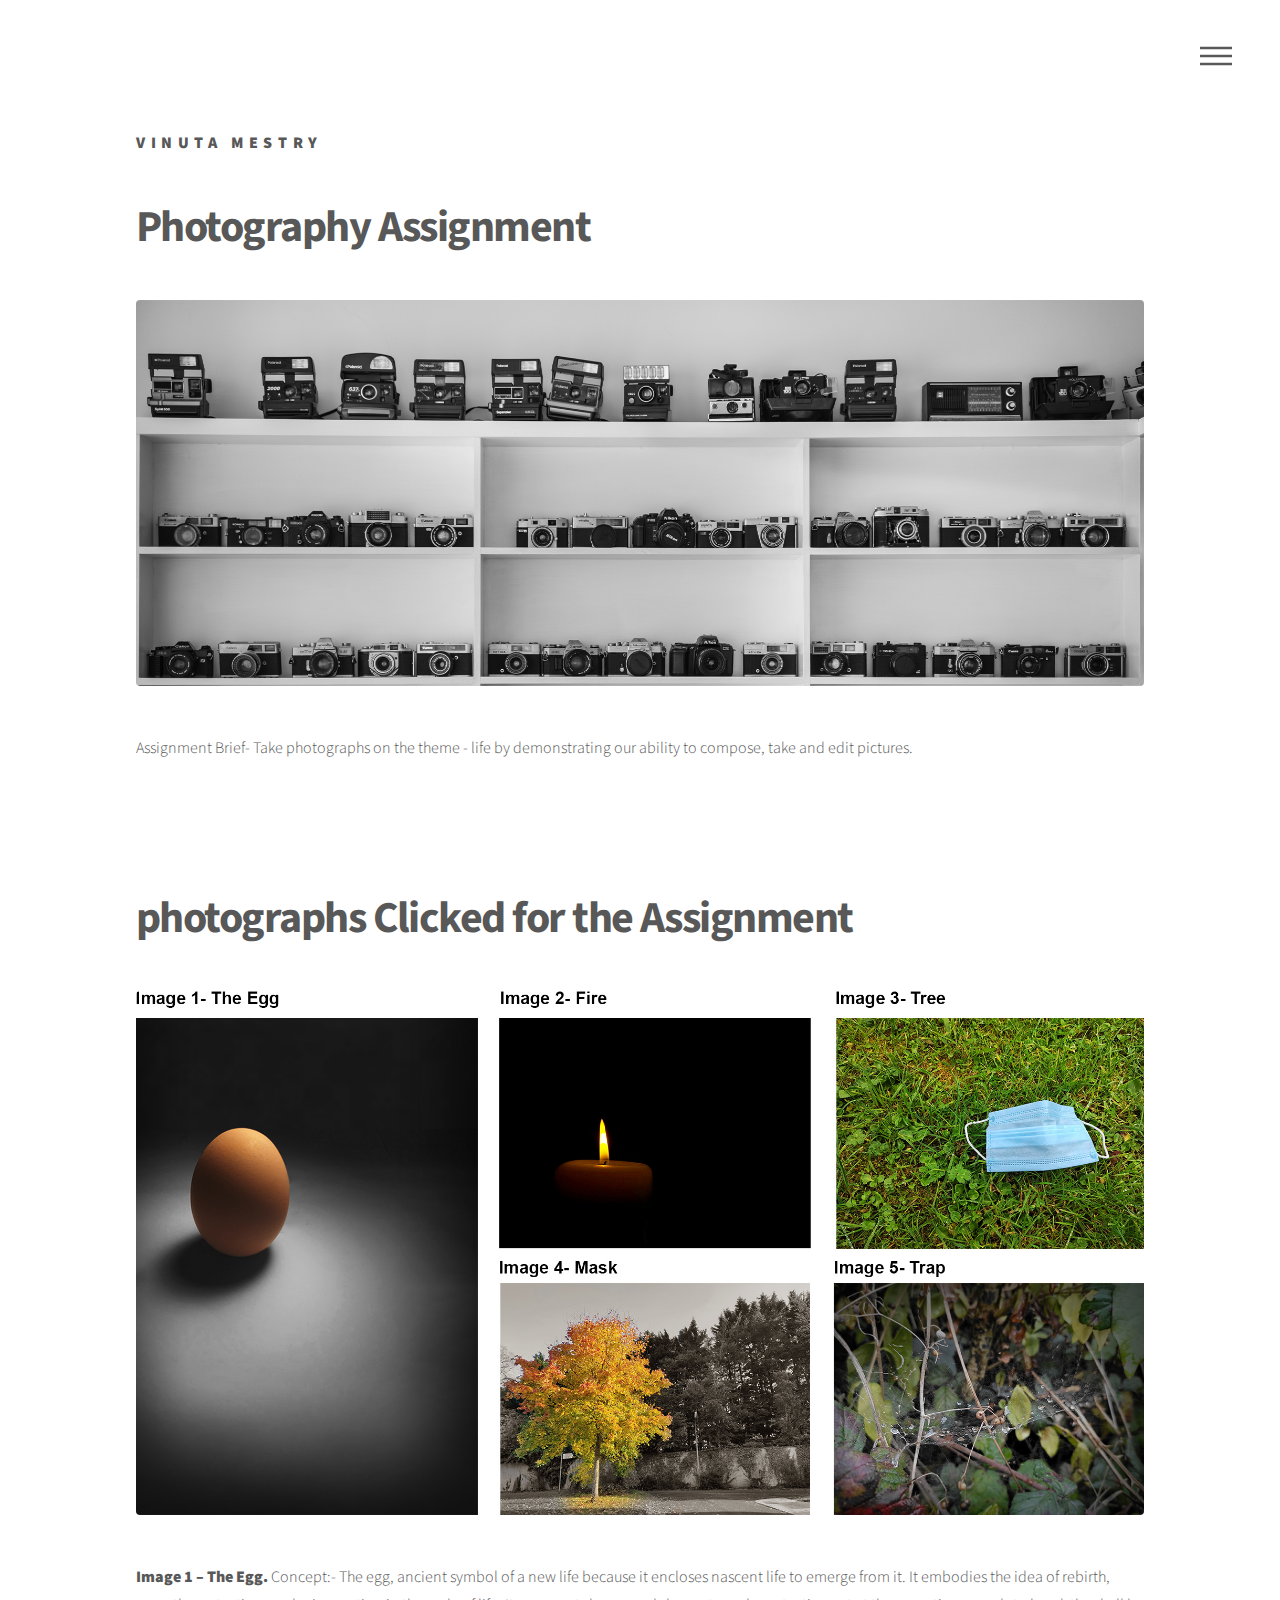
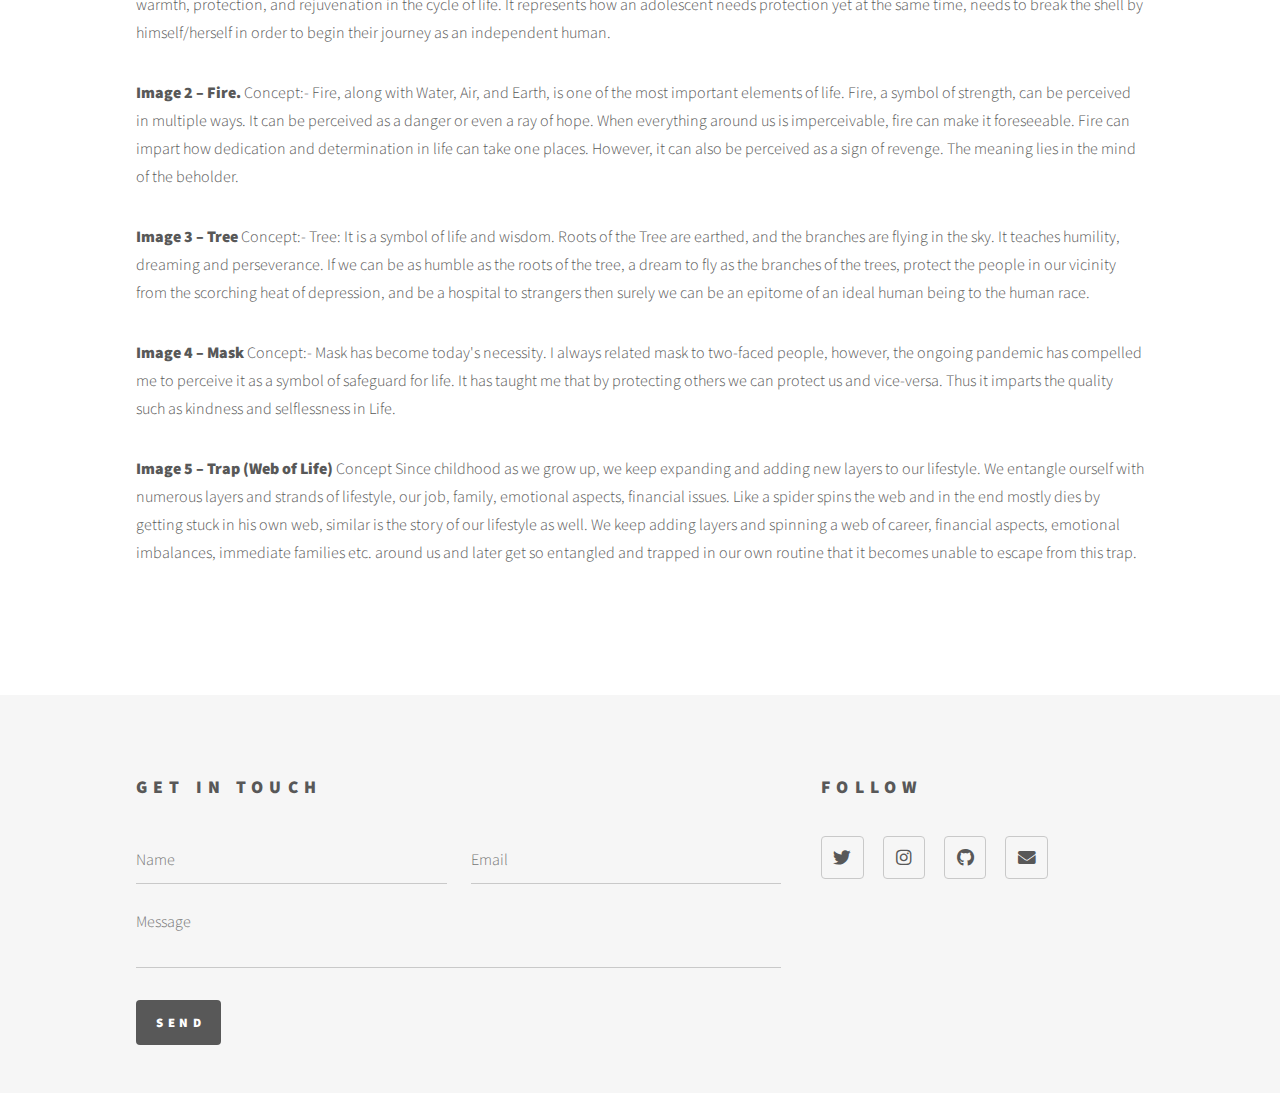
<file: Photography.html>
<!DOCTYPE HTML>
<!--
	Phantom by HTML5 UP
	html5up.net | @ajlkn
	Free for personal and commercial use under the CCA 3.0 license (html5up.net/license)
-->
<html>
	<head>
		<title>Photography</title>
		<meta charset="utf-8" />
		<meta name="viewport" content="width=device-width, initial-scale=1, user-scalable=no" />
		<link rel="stylesheet" href="assets/css/main.css" />
		<noscript><link rel="stylesheet" href="assets/css/noscript.css" /></noscript>
	</head>
	<body class="is-preload">
		<!-- Wrapper -->
			<div id="wrapper">

				<!-- Header -->
					<header id="header">
						<div class="inner">

							<!-- Logo -->
								<a href="index.html" class="logo">
									<span class="title">Vinuta Mestry</span>
								</a>

							<!-- Nav -->
								<nav>
									<ul>
										<li><a href="#menu">Menu</a></li>
									</ul>
								</nav>

						</div>
					</header>

				<!-- Menu -->
					<nav id="menu">
						<h2>Menu</h2>
						<ul>
							<li><a href="index.html">Home</a></li>
							<li><a href="resume.pdf">Resume</a></li>
							<li><a href="https://www.behance.net/vinutamestfaea">Portfolio</a></li>
						</ul>
					</nav>

				<!-- Main -->
					<div id="main">
						<div class="inner">
							<h1>Photography Assignment</h1>
							<span class="image main"><img src="images/psi.jpg" alt="" /></span>
							<p>Assignment  Brief- Take photographs on the theme - life by demonstrating our ability to compose, take and edit pictures.</p>
							</div>
					</div>
					<div id="main">
						<div class="inner">
							<h1>photographs Clicked for the Assignment</h1>
							<span class="image main"><img src="images/Pfi.jpg" alt="" /></span>
						<p>
							<b>Image 1 – The Egg.</b>
							Concept:-
							The egg, ancient symbol of a new life because it encloses nascent life to emerge from it. It embodies the idea of rebirth, warmth, protection, and rejuvenation in the cycle of life. It represents how an adolescent needs protection yet at the same time, needs to break the shell by himself/herself in order to begin their journey as an independent human.
						</p>
						<p>
							<b>Image 2 – Fire.</b>
	  					Concept:-
							Fire, along with Water, Air, and Earth, is one of the most important elements of life. Fire, a symbol of strength, can be perceived in multiple ways. It can be perceived as a danger or even a ray of hope. When everything around us is imperceivable, fire can make it foreseeable.  Fire can impart how dedication and determination in life can take one places. However, it can also be perceived as a sign of revenge. The meaning lies in the mind of the beholder.
						</p>

						<p>
						<b>Image 3 – Tree</b>
							Concept:-
							Tree: It is a symbol of life and wisdom. Roots of the Tree are earthed, and the branches are flying in the sky. It teaches humility, dreaming and perseverance. If we can be as humble as the roots of the tree, a dream to fly as the branches of the trees, protect the people in our vicinity from the scorching heat of depression, and be a hospital to strangers then surely we can be an epitome of an ideal human being to the human race.
						</p>

						<p>
							<b>Image 4 – Mask</b>
							Concept:-
							Mask has become today's necessity. I always related mask to two-faced people, however, the ongoing pandemic has compelled me to perceive it as a symbol of safeguard for life. It has taught me that by protecting others we can protect us and vice-versa. Thus it imparts the quality such as kindness and selflessness in Life.
						</p>

						<p>
							<b>Image 5 – Trap (Web of Life) </b>
							Concept
							Since childhood as we grow up, we keep expanding and adding new layers to our lifestyle. We entangle ourself with numerous layers and strands of lifestyle, our job, family, emotional aspects, financial issues.
							Like a spider spins the web and in the end mostly dies by getting stuck in his own web, similar is the story of our lifestyle as well. We keep adding layers and spinning a web of career, financial aspects, emotional imbalances, immediate families etc. around us and later get so entangled and trapped in our own routine that it becomes unable to escape from this trap.

						</p>
							</div>
					</div>
				<!-- Footer -->
						<footer id="footer">
							<div class="inner">
								<section>
									<h2>Get in touch</h2>
									<form method="post" action="#">
										<div class="fields">
											<div class="field half">
												<input type="text" name="name" id="name" placeholder="Name" />
											</div>
											<div class="field half">
												<input type="email" name="email" id="email" placeholder="Email" />
											</div>
											<div class="field">
												<textarea name="message" id="message" placeholder="Message"></textarea>
											</div>
										</div>
										<ul class="actions">
											<li><input type="submit" value="Send" class="primary" /></li>
										</ul>
									</form>
								</section>
								<section>
									<h2>Follow</h2>
									<ul class="icons">
										<li><a href="https://twitter.com/MestryVinuta?s=08" class="icon brands style2 fa-twitter"><span class="label">Twitter</span></a></li>
										<li><a href="https://www.instagram.com/chai_addict_/" class="icon brands style2 fa-instagram"><span class="label">Instagram</span></a></li>
										<li><a href = "https://github.com/Vinuta93" class="icon brands style2 fa-github"><span class="label">GitHub</span></a></li>
										<li><a href="mailto: mestryvinuta93@gmail.com" class="icon solid style2 fa-envelope"><span class="label">Email</span></a></li>
									</ul>
								</section>
								</div>
						</footer>

				</div>


		<!-- Scripts -->
			<script src="assets/js/jquery.min.js"></script>
			<script src="assets/js/browser.min.js"></script>
			<script src="assets/js/breakpoints.min.js"></script>
			<script src="assets/js/util.js"></script>
			<script src="assets/js/main.js"></script>

	</body>
</html>
</file>
<file: assets/css/noscript.css>
/*
	Phantom by HTML5 UP
	html5up.net | @ajlkn
	Free for personal and commercial use under the CCA 3.0 license (html5up.net/license)
*/

/* Tiles */

	body.is-preload .tiles article {
		-moz-transform: none;
		-webkit-transform: none;
		-ms-transform: none;
		transform: none;
		opacity: 1;
	}
</file>
<file: assets/css/main.css>
@import url(fontawesome-all.min.css);
@import url("https://fonts.googleapis.com/css?family=Source+Sans+Pro:300,700,900");

/*
	Phantom by HTML5 UP
	html5up.net | @ajlkn
	Free for personal and commercial use under the CCA 3.0 license (html5up.net/license)
*/

html, body, div, span, applet, object,
iframe, h1, h2, h3, h4, h5, h6, p, blockquote,
pre, a, abbr, acronym, address, big, cite,
code, del, dfn, em, img, ins, kbd, q, s, samp,
small, strike, strong, sub, sup, tt, var, b,
u, i, center, dl, dt, dd, ol, ul, li, fieldset,
form, label, legend, table, caption, tbody,
tfoot, thead, tr, th, td, article, aside,
canvas, details, embed, figure, figcaption,
footer, header, hgroup, menu, nav, output, ruby,
section, summary, time, mark, audio, video {
	margin: 0;
	padding: 0;
	border: 0;
	font-size: 100%;
	font: inherit;
	vertical-align: baseline;}

article, aside, details, figcaption, figure,
footer, header, hgroup, menu, nav, section {
	display: block;}

body {
	line-height: 1;
}

ol, ul {
	list-style: none;
}

blockquote, q {
	quotes: none;
}

	blockquote:before, blockquote:after, q:before, q:after {
		content: '';
		content: none;
	}

table {
	border-collapse: collapse;
	border-spacing: 0;
}

body {
	-webkit-text-size-adjust: none;
}

mark {
	background-color: transparent;
	color: inherit;
}

input::-moz-focus-inner {
	border: 0;
	padding: 0;
}

input, select, textarea {
	-moz-appearance: none;
	-webkit-appearance: none;
	-ms-appearance: none;
	appearance: none;
}

/* Basic */

	@-ms-viewport {
		width: device-width;
	}

	body {
		-ms-overflow-style: scrollbar;
	}

	@media screen and (max-width: 480px) {

		html, body {
			min-width: 320px;
		}

	}

	html {
		box-sizing: border-box;
	}

	*, *:before, *:after {
		box-sizing: inherit;
	}

	body {
		background: #ffffff;
	}

		body.is-preload *, body.is-preload *:before, body.is-preload *:after {
			-moz-animation: none !important;
			-webkit-animation: none !important;
			-ms-animation: none !important;
			animation: none !important;
			-moz-transition: none !important;
			-webkit-transition: none !important;
			-ms-transition: none !important;
			transition: none !important;
		}

/* Type */

	body, input, select, textarea {
		color: #585858;
		font-family: "Source Sans Pro", Helvetica, sans-serif;
		font-size: 16pt;
		font-weight: 300;
		line-height: 1.75;
	}

		@media screen and (max-width: 1680px) {

			body, input, select, textarea {
				font-size: 14pt;
			}

		}

		@media screen and (max-width: 1280px) {

			body, input, select, textarea {
				font-size: 12pt;
			}

		}

	a {
		-moz-transition: border-bottom-color 0.2s ease, color 0.2s ease;
		-webkit-transition: border-bottom-color 0.2s ease, color 0.2s ease;
		-ms-transition: border-bottom-color 0.2s ease, color 0.2s ease;
		transition: border-bottom-color 0.2s ease, color 0.2s ease;
		text-decoration: none;
		color: #585858;
		border-bottom: dotted 1px rgba(88, 88, 88, 0.5);
	}

		a:hover {
			border-bottom-color: transparent;
			color: #f2849e !important;
		}

	strong, b {
		font-weight: 900;
	}

	em, i {
		font-style: italic;
	}

	p {
		margin: 0 0 2em 0;
	}

	h1 {
		font-size: 2.75em;
		font-weight: 700;
		line-height: 1.3;
		margin: 0 0 1em 0;
		letter-spacing: -0.035em;
	}

		h1 a {
			color: inherit;
		}

		@media screen and (max-width: 736px) {

			h1 {
				font-size: 2em;
				margin: 0 0 1em 0;
			}

		}

		@media screen and (max-width: 360px) {

			h1 {
				font-size: 1.75em;
			}

		}

	h2, h3, h4, h5, h6 {
		font-weight: 900;
		line-height: 1.5;
		margin: 0 0 2em 0;
		text-transform: uppercase;
		letter-spacing: 0.35em;
	}

		h2 a, h3 a, h4 a, h5 a, h6 a {
			color: inherit;
		}

	h2 {
		font-size: 1.1em;
	}

	h3 {
		font-size: 1em;
	}

	h4 {
		font-size: 0.8em;
	}

	h5 {
		font-size: 0.8em;
	}

	h6 {
		font-size: 0.8em;
	}

	@media screen and (max-width: 980px) {

		h1 br, h2 br, h3 br, h4 br, h5 br, h6 br {
			display: none;
		}

	}

	@media screen and (max-width: 736px) {

		h2 {
			font-size: 1em;
		}

		h3 {
			font-size: 0.8em;
		}

	}

	sub {
		font-size: 0.8em;
		position: relative;
		top: 0.5em;
	}

	sup {
		font-size: 0.8em;
		position: relative;
		top: -0.5em;
	}

	blockquote {
		border-left: solid 4px #c9c9c9;
		font-style: italic;
		margin: 0 0 2em 0;
		padding: 0.5em 0 0.5em 2em;
	}

	code {
		background: rgba(144, 144, 144, 0.075);
		border-radius: 4px;
		border: solid 1px #c9c9c9;
		font-family: "Courier New", monospace;
		font-size: 0.9em;
		margin: 0 0.25em;
		padding: 0.25em 0.65em;
	}

	pre {
		-webkit-overflow-scrolling: touch;
		font-family: "Courier New", monospace;
		font-size: 0.9em;
		margin: 0 0 2em 0;
	}

		pre code {
			display: block;
			line-height: 1.75;
			padding: 1em 1.5em;
			overflow-x: auto;
		}

	hr {
		border: 0;
		border-bottom: solid 1px #c9c9c9;
		margin: 2em 0;
	}

		hr.major {
			margin: 3em 0;
		}

	.align-left {
		text-align: left;
	}

	.align-center {
		text-align: center;
	}

	.align-right {
		text-align: right;
	}

/* Row */

	.row {
		display: flex;
		flex-wrap: wrap;
		box-sizing: border-box;
		align-items: stretch;
	}

		.row > * {
			box-sizing: border-box;
		}

		.row.gtr-uniform > * > :last-child {
			margin-bottom: 0;
		}

		.row.aln-left {
			justify-content: flex-start;
		}

		.row.aln-center {
			justify-content: center;
		}

		.row.aln-right {
			justify-content: flex-end;
		}

		.row.aln-top {
			align-items: flex-start;
		}

		.row.aln-middle {
			align-items: center;
		}

		.row.aln-bottom {
			align-items: flex-end;
		}

		.row > .imp {
			order: -1;
		}

		.row > .col-1 {
			width: 8.33333%;
		}

		.row > .off-1 {
			margin-left: 8.33333%;
		}

		.row > .col-2 {
			width: 16.66667%;
		}

		.row > .off-2 {
			margin-left: 16.66667%;
		}

		.row > .col-3 {
			width: 25%;
		}

		.row > .off-3 {
			margin-left: 25%;
		}

		.row > .col-4 {
			width: 33.33333%;
		}

		.row > .off-4 {
			margin-left: 33.33333%;
		}

		.row > .col-5 {
			width: 41.66667%;
		}

		.row > .off-5 {
			margin-left: 41.66667%;
		}

		.row > .col-6 {
			width: 50%;
		}

		.row > .off-6 {
			margin-left: 50%;
		}

		.row > .col-7 {
			width: 58.33333%;
		}

		.row > .off-7 {
			margin-left: 58.33333%;
		}

		.row > .col-8 {
			width: 66.66667%;
		}

		.row > .off-8 {
			margin-left: 66.66667%;
		}

		.row > .col-9 {
			width: 75%;
		}

		.row > .off-9 {
			margin-left: 75%;
		}

		.row > .col-10 {
			width: 83.33333%;
		}

		.row > .off-10 {
			margin-left: 83.33333%;
		}

		.row > .col-11 {
			width: 91.66667%;
		}

		.row > .off-11 {
			margin-left: 91.66667%;
		}

		.row > .col-12 {
			width: 100%;
		}

		.row > .off-12 {
			margin-left: 100%;
		}

		.row.gtr-0 {
			margin-top: 0;
			margin-left: 0em;
		}

			.row.gtr-0 > * {
				padding: 0 0 0 0em;
			}

			.row.gtr-0.gtr-uniform {
				margin-top: 0em;
			}

				.row.gtr-0.gtr-uniform > * {
					padding-top: 0em;
				}

		.row.gtr-25 {
			margin-top: 0;
			margin-left: -0.5em;
		}

			.row.gtr-25 > * {
				padding: 0 0 0 0.5em;
			}

			.row.gtr-25.gtr-uniform {
				margin-top: -0.5em;
			}

				.row.gtr-25.gtr-uniform > * {
					padding-top: 0.5em;
				}

		.row.gtr-50 {
			margin-top: 0;
			margin-left: -1em;
		}

			.row.gtr-50 > * {
				padding: 0 0 0 1em;
			}

			.row.gtr-50.gtr-uniform {
				margin-top: -1em;
			}

				.row.gtr-50.gtr-uniform > * {
					padding-top: 1em;
				}

		.row {
			margin-top: 0;
			margin-left: -2em;
		}

			.row > * {
				padding: 0 0 0 2em;
			}

			.row.gtr-uniform {
				margin-top: -2em;
			}

				.row.gtr-uniform > * {
					padding-top: 2em;
				}

		.row.gtr-150 {
			margin-top: 0;
			margin-left: -3em;
		}

			.row.gtr-150 > * {
				padding: 0 0 0 3em;
			}

			.row.gtr-150.gtr-uniform {
				margin-top: -3em;
			}

				.row.gtr-150.gtr-uniform > * {
					padding-top: 3em;
				}

		.row.gtr-200 {
			margin-top: 0;
			margin-left: -4em;
		}

			.row.gtr-200 > * {
				padding: 0 0 0 4em;
			}

			.row.gtr-200.gtr-uniform {
				margin-top: -4em;
			}

				.row.gtr-200.gtr-uniform > * {
					padding-top: 4em;
				}

		@media screen and (max-width: 1680px) {

			.row {
				display: flex;
				flex-wrap: wrap;
				box-sizing: border-box;
				align-items: stretch;
			}

				.row > * {
					box-sizing: border-box;
				}

				.row.gtr-uniform > * > :last-child {
					margin-bottom: 0;
				}

				.row.aln-left {
					justify-content: flex-start;
				}

				.row.aln-center {
					justify-content: center;
				}

				.row.aln-right {
					justify-content: flex-end;
				}

				.row.aln-top {
					align-items: flex-start;
				}

				.row.aln-middle {
					align-items: center;
				}

				.row.aln-bottom {
					align-items: flex-end;
				}

				.row > .imp-xlarge {
					order: -1;
				}

				.row > .col-1-xlarge {
					width: 8.33333%;
				}

				.row > .off-1-xlarge {
					margin-left: 8.33333%;
				}

				.row > .col-2-xlarge {
					width: 16.66667%;
				}

				.row > .off-2-xlarge {
					margin-left: 16.66667%;
				}

				.row > .col-3-xlarge {
					width: 25%;
				}

				.row > .off-3-xlarge {
					margin-left: 25%;
				}

				.row > .col-4-xlarge {
					width: 33.33333%;
				}

				.row > .off-4-xlarge {
					margin-left: 33.33333%;
				}

				.row > .col-5-xlarge {
					width: 41.66667%;
				}

				.row > .off-5-xlarge {
					margin-left: 41.66667%;
				}

				.row > .col-6-xlarge {
					width: 50%;
				}

				.row > .off-6-xlarge {
					margin-left: 50%;
				}

				.row > .col-7-xlarge {
					width: 58.33333%;
				}

				.row > .off-7-xlarge {
					margin-left: 58.33333%;
				}

				.row > .col-8-xlarge {
					width: 66.66667%;
				}

				.row > .off-8-xlarge {
					margin-left: 66.66667%;
				}

				.row > .col-9-xlarge {
					width: 75%;
				}

				.row > .off-9-xlarge {
					margin-left: 75%;
				}

				.row > .col-10-xlarge {
					width: 83.33333%;
				}

				.row > .off-10-xlarge {
					margin-left: 83.33333%;
				}

				.row > .col-11-xlarge {
					width: 91.66667%;
				}

				.row > .off-11-xlarge {
					margin-left: 91.66667%;
				}

				.row > .col-12-xlarge {
					width: 100%;
				}

				.row > .off-12-xlarge {
					margin-left: 100%;
				}

				.row.gtr-0 {
					margin-top: 0;
					margin-left: 0em;
				}

					.row.gtr-0 > * {
						padding: 0 0 0 0em;
					}

					.row.gtr-0.gtr-uniform {
						margin-top: 0em;
					}

						.row.gtr-0.gtr-uniform > * {
							padding-top: 0em;
						}

				.row.gtr-25 {
					margin-top: 0;
					margin-left: -0.5em;
				}

					.row.gtr-25 > * {
						padding: 0 0 0 0.5em;
					}

					.row.gtr-25.gtr-uniform {
						margin-top: -0.5em;
					}

						.row.gtr-25.gtr-uniform > * {
							padding-top: 0.5em;
						}

				.row.gtr-50 {
					margin-top: 0;
					margin-left: -1em;
				}

					.row.gtr-50 > * {
						padding: 0 0 0 1em;
					}

					.row.gtr-50.gtr-uniform {
						margin-top: -1em;
					}

						.row.gtr-50.gtr-uniform > * {
							padding-top: 1em;
						}

				.row {
					margin-top: 0;
					margin-left: -2em;
				}

					.row > * {
						padding: 0 0 0 2em;
					}

					.row.gtr-uniform {
						margin-top: -2em;
					}

						.row.gtr-uniform > * {
							padding-top: 2em;
						}

				.row.gtr-150 {
					margin-top: 0;
					margin-left: -3em;
				}

					.row.gtr-150 > * {
						padding: 0 0 0 3em;
					}

					.row.gtr-150.gtr-uniform {
						margin-top: -3em;
					}

						.row.gtr-150.gtr-uniform > * {
							padding-top: 3em;
						}

				.row.gtr-200 {
					margin-top: 0;
					margin-left: -4em;
				}

					.row.gtr-200 > * {
						padding: 0 0 0 4em;
					}

					.row.gtr-200.gtr-uniform {
						margin-top: -4em;
					}

						.row.gtr-200.gtr-uniform > * {
							padding-top: 4em;
						}

		}

		@media screen and (max-width: 1280px) {

			.row {
				display: flex;
				flex-wrap: wrap;
				box-sizing: border-box;
				align-items: stretch;
			}

				.row > * {
					box-sizing: border-box;
				}

				.row.gtr-uniform > * > :last-child {
					margin-bottom: 0;
				}

				.row.aln-left {
					justify-content: flex-start;
				}

				.row.aln-center {
					justify-content: center;
				}

				.row.aln-right {
					justify-content: flex-end;
				}

				.row.aln-top {
					align-items: flex-start;
				}

				.row.aln-middle {
					align-items: center;
				}

				.row.aln-bottom {
					align-items: flex-end;
				}

				.row > .imp-large {
					order: -1;
				}

				.row > .col-1-large {
					width: 8.33333%;
				}

				.row > .off-1-large {
					margin-left: 8.33333%;
				}

				.row > .col-2-large {
					width: 16.66667%;
				}

				.row > .off-2-large {
					margin-left: 16.66667%;
				}

				.row > .col-3-large {
					width: 25%;
				}

				.row > .off-3-large {
					margin-left: 25%;
				}

				.row > .col-4-large {
					width: 33.33333%;
				}

				.row > .off-4-large {
					margin-left: 33.33333%;
				}

				.row > .col-5-large {
					width: 41.66667%;
				}

				.row > .off-5-large {
					margin-left: 41.66667%;
				}

				.row > .col-6-large {
					width: 50%;
				}

				.row > .off-6-large {
					margin-left: 50%;
				}

				.row > .col-7-large {
					width: 58.33333%;
				}

				.row > .off-7-large {
					margin-left: 58.33333%;
				}

				.row > .col-8-large {
					width: 66.66667%;
				}

				.row > .off-8-large {
					margin-left: 66.66667%;
				}

				.row > .col-9-large {
					width: 75%;
				}

				.row > .off-9-large {
					margin-left: 75%;
				}

				.row > .col-10-large {
					width: 83.33333%;
				}

				.row > .off-10-large {
					margin-left: 83.33333%;
				}

				.row > .col-11-large {
					width: 91.66667%;
				}

				.row > .off-11-large {
					margin-left: 91.66667%;
				}

				.row > .col-12-large {
					width: 100%;
				}

				.row > .off-12-large {
					margin-left: 100%;
				}

				.row.gtr-0 {
					margin-top: 0;
					margin-left: 0em;
				}

					.row.gtr-0 > * {
						padding: 0 0 0 0em;
					}

					.row.gtr-0.gtr-uniform {
						margin-top: 0em;
					}

						.row.gtr-0.gtr-uniform > * {
							padding-top: 0em;
						}

				.row.gtr-25 {
					margin-top: 0;
					margin-left: -0.5em;
				}

					.row.gtr-25 > * {
						padding: 0 0 0 0.5em;
					}

					.row.gtr-25.gtr-uniform {
						margin-top: -0.5em;
					}

						.row.gtr-25.gtr-uniform > * {
							padding-top: 0.5em;
						}

				.row.gtr-50 {
					margin-top: 0;
					margin-left: -1em;
				}

					.row.gtr-50 > * {
						padding: 0 0 0 1em;
					}

					.row.gtr-50.gtr-uniform {
						margin-top: -1em;
					}

						.row.gtr-50.gtr-uniform > * {
							padding-top: 1em;
						}

				.row {
					margin-top: 0;
					margin-left: -2em;
				}

					.row > * {
						padding: 0 0 0 2em;
					}

					.row.gtr-uniform {
						margin-top: -2em;
					}

						.row.gtr-uniform > * {
							padding-top: 2em;
						}

				.row.gtr-150 {
					margin-top: 0;
					margin-left: -3em;
				}

					.row.gtr-150 > * {
						padding: 0 0 0 3em;
					}

					.row.gtr-150.gtr-uniform {
						margin-top: -3em;
					}

						.row.gtr-150.gtr-uniform > * {
							padding-top: 3em;
						}

				.row.gtr-200 {
					margin-top: 0;
					margin-left: -4em;
				}

					.row.gtr-200 > * {
						padding: 0 0 0 4em;
					}

					.row.gtr-200.gtr-uniform {
						margin-top: -4em;
					}

						.row.gtr-200.gtr-uniform > * {
							padding-top: 4em;
						}

		}

		@media screen and (max-width: 980px) {

			.row {
				display: flex;
				flex-wrap: wrap;
				box-sizing: border-box;
				align-items: stretch;
			}

				.row > * {
					box-sizing: border-box;
				}

				.row.gtr-uniform > * > :last-child {
					margin-bottom: 0;
				}

				.row.aln-left {
					justify-content: flex-start;
				}

				.row.aln-center {
					justify-content: center;
				}

				.row.aln-right {
					justify-content: flex-end;
				}

				.row.aln-top {
					align-items: flex-start;
				}

				.row.aln-middle {
					align-items: center;
				}

				.row.aln-bottom {
					align-items: flex-end;
				}

				.row > .imp-medium {
					order: -1;
				}

				.row > .col-1-medium {
					width: 8.33333%;
				}

				.row > .off-1-medium {
					margin-left: 8.33333%;
				}

				.row > .col-2-medium {
					width: 16.66667%;
				}

				.row > .off-2-medium {
					margin-left: 16.66667%;
				}

				.row > .col-3-medium {
					width: 25%;
				}

				.row > .off-3-medium {
					margin-left: 25%;
				}

				.row > .col-4-medium {
					width: 33.33333%;
				}

				.row > .off-4-medium {
					margin-left: 33.33333%;
				}

				.row > .col-5-medium {
					width: 41.66667%;
				}

				.row > .off-5-medium {
					margin-left: 41.66667%;
				}

				.row > .col-6-medium {
					width: 50%;
				}

				.row > .off-6-medium {
					margin-left: 50%;
				}

				.row > .col-7-medium {
					width: 58.33333%;
				}

				.row > .off-7-medium {
					margin-left: 58.33333%;
				}

				.row > .col-8-medium {
					width: 66.66667%;
				}

				.row > .off-8-medium {
					margin-left: 66.66667%;
				}

				.row > .col-9-medium {
					width: 75%;
				}

				.row > .off-9-medium {
					margin-left: 75%;
				}

				.row > .col-10-medium {
					width: 83.33333%;
				}

				.row > .off-10-medium {
					margin-left: 83.33333%;
				}

				.row > .col-11-medium {
					width: 91.66667%;
				}

				.row > .off-11-medium {
					margin-left: 91.66667%;
				}

				.row > .col-12-medium {
					width: 100%;
				}

				.row > .off-12-medium {
					margin-left: 100%;
				}

				.row.gtr-0 {
					margin-top: 0;
					margin-left: 0em;
				}

					.row.gtr-0 > * {
						padding: 0 0 0 0em;
					}

					.row.gtr-0.gtr-uniform {
						margin-top: 0em;
					}

						.row.gtr-0.gtr-uniform > * {
							padding-top: 0em;
						}

				.row.gtr-25 {
					margin-top: 0;
					margin-left: -0.375em;
				}

					.row.gtr-25 > * {
						padding: 0 0 0 0.375em;
					}

					.row.gtr-25.gtr-uniform {
						margin-top: -0.375em;
					}

						.row.gtr-25.gtr-uniform > * {
							padding-top: 0.375em;
						}

				.row.gtr-50 {
					margin-top: 0;
					margin-left: -0.75em;
				}

					.row.gtr-50 > * {
						padding: 0 0 0 0.75em;
					}

					.row.gtr-50.gtr-uniform {
						margin-top: -0.75em;
					}

						.row.gtr-50.gtr-uniform > * {
							padding-top: 0.75em;
						}

				.row {
					margin-top: 0;
					margin-left: -1.5em;
				}

					.row > * {
						padding: 0 0 0 1.5em;
					}

					.row.gtr-uniform {
						margin-top: -1.5em;
					}

						.row.gtr-uniform > * {
							padding-top: 1.5em;
						}

				.row.gtr-150 {
					margin-top: 0;
					margin-left: -2.25em;
				}

					.row.gtr-150 > * {
						padding: 0 0 0 2.25em;
					}

					.row.gtr-150.gtr-uniform {
						margin-top: -2.25em;
					}

						.row.gtr-150.gtr-uniform > * {
							padding-top: 2.25em;
						}

				.row.gtr-200 {
					margin-top: 0;
					margin-left: -3em;
				}

					.row.gtr-200 > * {
						padding: 0 0 0 3em;
					}

					.row.gtr-200.gtr-uniform {
						margin-top: -3em;
					}

						.row.gtr-200.gtr-uniform > * {
							padding-top: 3em;
						}

		}

		@media screen and (max-width: 736px) {

			.row {
				display: flex;
				flex-wrap: wrap;
				box-sizing: border-box;
				align-items: stretch;
			}

				.row > * {
					box-sizing: border-box;
				}

				.row.gtr-uniform > * > :last-child {
					margin-bottom: 0;
				}

				.row.aln-left {
					justify-content: flex-start;
				}

				.row.aln-center {
					justify-content: center;
				}

				.row.aln-right {
					justify-content: flex-end;
				}

				.row.aln-top {
					align-items: flex-start;
				}

				.row.aln-middle {
					align-items: center;
				}

				.row.aln-bottom {
					align-items: flex-end;
				}

				.row > .imp-small {
					order: -1;
				}

				.row > .col-1-small {
					width: 8.33333%;
				}

				.row > .off-1-small {
					margin-left: 8.33333%;
				}

				.row > .col-2-small {
					width: 16.66667%;
				}

				.row > .off-2-small {
					margin-left: 16.66667%;
				}

				.row > .col-3-small {
					width: 25%;
				}

				.row > .off-3-small {
					margin-left: 25%;
				}

				.row > .col-4-small {
					width: 33.33333%;
				}

				.row > .off-4-small {
					margin-left: 33.33333%;
				}

				.row > .col-5-small {
					width: 41.66667%;
				}

				.row > .off-5-small {
					margin-left: 41.66667%;
				}

				.row > .col-6-small {
					width: 50%;
				}

				.row > .off-6-small {
					margin-left: 50%;
				}

				.row > .col-7-small {
					width: 58.33333%;
				}

				.row > .off-7-small {
					margin-left: 58.33333%;
				}

				.row > .col-8-small {
					width: 66.66667%;
				}

				.row > .off-8-small {
					margin-left: 66.66667%;
				}

				.row > .col-9-small {
					width: 75%;
				}

				.row > .off-9-small {
					margin-left: 75%;
				}

				.row > .col-10-small {
					width: 83.33333%;
				}

				.row > .off-10-small {
					margin-left: 83.33333%;
				}

				.row > .col-11-small {
					width: 91.66667%;
				}

				.row > .off-11-small {
					margin-left: 91.66667%;
				}

				.row > .col-12-small {
					width: 100%;
				}

				.row > .off-12-small {
					margin-left: 100%;
				}

				.row.gtr-0 {
					margin-top: 0;
					margin-left: 0em;
				}

					.row.gtr-0 > * {
						padding: 0 0 0 0em;
					}

					.row.gtr-0.gtr-uniform {
						margin-top: 0em;
					}

						.row.gtr-0.gtr-uniform > * {
							padding-top: 0em;
						}

				.row.gtr-25 {
					margin-top: 0;
					margin-left: -0.25em;
				}

					.row.gtr-25 > * {
						padding: 0 0 0 0.25em;
					}

					.row.gtr-25.gtr-uniform {
						margin-top: -0.25em;
					}

						.row.gtr-25.gtr-uniform > * {
							padding-top: 0.25em;
						}

				.row.gtr-50 {
					margin-top: 0;
					margin-left: -0.5em;
				}

					.row.gtr-50 > * {
						padding: 0 0 0 0.5em;
					}

					.row.gtr-50.gtr-uniform {
						margin-top: -0.5em;
					}

						.row.gtr-50.gtr-uniform > * {
							padding-top: 0.5em;
						}

				.row {
					margin-top: 0;
					margin-left: -1em;
				}

					.row > * {
						padding: 0 0 0 1em;
					}

					.row.gtr-uniform {
						margin-top: -1em;
					}

						.row.gtr-uniform > * {
							padding-top: 1em;
						}

				.row.gtr-150 {
					margin-top: 0;
					margin-left: -1.5em;
				}

					.row.gtr-150 > * {
						padding: 0 0 0 1.5em;
					}

					.row.gtr-150.gtr-uniform {
						margin-top: -1.5em;
					}

						.row.gtr-150.gtr-uniform > * {
							padding-top: 1.5em;
						}

				.row.gtr-200 {
					margin-top: 0;
					margin-left: -2em;
				}

					.row.gtr-200 > * {
						padding: 0 0 0 2em;
					}

					.row.gtr-200.gtr-uniform {
						margin-top: -2em;
					}

						.row.gtr-200.gtr-uniform > * {
							padding-top: 2em;
						}

		}

		@media screen and (max-width: 480px) {

			.row {
				display: flex;
				flex-wrap: wrap;
				box-sizing: border-box;
				align-items: stretch;
			}

				.row > * {
					box-sizing: border-box;
				}

				.row.gtr-uniform > * > :last-child {
					margin-bottom: 0;
				}

				.row.aln-left {
					justify-content: flex-start;
				}

				.row.aln-center {
					justify-content: center;
				}

				.row.aln-right {
					justify-content: flex-end;
				}

				.row.aln-top {
					align-items: flex-start;
				}

				.row.aln-middle {
					align-items: center;
				}

				.row.aln-bottom {
					align-items: flex-end;
				}

				.row > .imp-xsmall {
					order: -1;
				}

				.row > .col-1-xsmall {
					width: 8.33333%;
				}

				.row > .off-1-xsmall {
					margin-left: 8.33333%;
				}

				.row > .col-2-xsmall {
					width: 16.66667%;
				}

				.row > .off-2-xsmall {
					margin-left: 16.66667%;
				}

				.row > .col-3-xsmall {
					width: 25%;
				}

				.row > .off-3-xsmall {
					margin-left: 25%;
				}

				.row > .col-4-xsmall {
					width: 33.33333%;
				}

				.row > .off-4-xsmall {
					margin-left: 33.33333%;
				}

				.row > .col-5-xsmall {
					width: 41.66667%;
				}

				.row > .off-5-xsmall {
					margin-left: 41.66667%;
				}

				.row > .col-6-xsmall {
					width: 50%;
				}

				.row > .off-6-xsmall {
					margin-left: 50%;
				}

				.row > .col-7-xsmall {
					width: 58.33333%;
				}

				.row > .off-7-xsmall {
					margin-left: 58.33333%;
				}

				.row > .col-8-xsmall {
					width: 66.66667%;
				}

				.row > .off-8-xsmall {
					margin-left: 66.66667%;
				}

				.row > .col-9-xsmall {
					width: 75%;
				}

				.row > .off-9-xsmall {
					margin-left: 75%;
				}

				.row > .col-10-xsmall {
					width: 83.33333%;
				}

				.row > .off-10-xsmall {
					margin-left: 83.33333%;
				}

				.row > .col-11-xsmall {
					width: 91.66667%;
				}

				.row > .off-11-xsmall {
					margin-left: 91.66667%;
				}

				.row > .col-12-xsmall {
					width: 100%;
				}

				.row > .off-12-xsmall {
					margin-left: 100%;
				}

				.row.gtr-0 {
					margin-top: 0;
					margin-left: 0em;
				}

					.row.gtr-0 > * {
						padding: 0 0 0 0em;
					}

					.row.gtr-0.gtr-uniform {
						margin-top: 0em;
					}

						.row.gtr-0.gtr-uniform > * {
							padding-top: 0em;
						}

				.row.gtr-25 {
					margin-top: 0;
					margin-left: -0.25em;
				}

					.row.gtr-25 > * {
						padding: 0 0 0 0.25em;
					}

					.row.gtr-25.gtr-uniform {
						margin-top: -0.25em;
					}

						.row.gtr-25.gtr-uniform > * {
							padding-top: 0.25em;
						}

				.row.gtr-50 {
					margin-top: 0;
					margin-left: -0.5em;
				}

					.row.gtr-50 > * {
						padding: 0 0 0 0.5em;
					}

					.row.gtr-50.gtr-uniform {
						margin-top: -0.5em;
					}

						.row.gtr-50.gtr-uniform > * {
							padding-top: 0.5em;
						}

				.row {
					margin-top: 0;
					margin-left: -1em;
				}

					.row > * {
						padding: 0 0 0 1em;
					}

					.row.gtr-uniform {
						margin-top: -1em;
					}

						.row.gtr-uniform > * {
							padding-top: 1em;
						}

				.row.gtr-150 {
					margin-top: 0;
					margin-left: -1.5em;
				}

					.row.gtr-150 > * {
						padding: 0 0 0 1.5em;
					}

					.row.gtr-150.gtr-uniform {
						margin-top: -1.5em;
					}

						.row.gtr-150.gtr-uniform > * {
							padding-top: 1.5em;
						}

				.row.gtr-200 {
					margin-top: 0;
					margin-left: -2em;
				}

					.row.gtr-200 > * {
						padding: 0 0 0 2em;
					}

					.row.gtr-200.gtr-uniform {
						margin-top: -2em;
					}

						.row.gtr-200.gtr-uniform > * {
							padding-top: 2em;
						}

		}

/* Section/Article */

	section.special, article.special {
		text-align: center;
	}

	header p {
		margin-top: -1em;
	}

	@media screen and (max-width: 736px) {

		header p {
			margin-top: 0;
		}

	}

/* Icon */

	.icon {
		text-decoration: none;
		border-bottom: none;
		position: relative;
	}

		.icon:before {
			-moz-osx-font-smoothing: grayscale;
			-webkit-font-smoothing: antialiased;
			display: inline-block;
			font-style: normal;
			font-variant: normal;
			text-rendering: auto;
			line-height: 1;
			text-transform: none !important;
			font-family: 'Font Awesome 5 Free';
			font-weight: 400;
		}

		.icon > .label {
			display: none;
		}

		.icon:before {
			line-height: inherit;
		}

		.icon.solid:before {
			font-weight: 900;
		}

		.icon.brands:before {
			font-family: 'Font Awesome 5 Brands';
		}

		.icon.style2 {
			-moz-transition: background-color 0.2s ease-in-out, color 0.2s ease-in-out, border-color 0.2s ease-in-out;
			-webkit-transition: background-color 0.2s ease-in-out, color 0.2s ease-in-out, border-color 0.2s ease-in-out;
			-ms-transition: background-color 0.2s ease-in-out, color 0.2s ease-in-out, border-color 0.2s ease-in-out;
			transition: background-color 0.2s ease-in-out, color 0.2s ease-in-out, border-color 0.2s ease-in-out;
			background-color: transparent;
			border: solid 1px #c9c9c9;
			border-radius: 4px;
			width: 2.65em;
			height: 2.65em;
			display: inline-block;
			text-align: center;
			line-height: 2.65em;
			color: inherit;
		}

			.icon.style2:before {
				font-size: 1.1em;
			}

			.icon.style2:hover {
				color: #f2849e;
				border-color: #f2849e;
			}

			.icon.style2:active {
				background-color: rgba(242, 132, 158, 0.1);
			}

/* List */

	ol {
		list-style: decimal;
		margin: 0 0 2em 0;
		padding-left: 1.25em;
	}

		ol li {
			padding-left: 0.25em;
		}

	ul {
		list-style: disc;
		margin: 0 0 2em 0;
		padding-left: 1em;
	}

		ul li {
			padding-left: 0.5em;
		}

		ul.alt {
			list-style: none;
			padding-left: 0;
		}

			ul.alt li {
				border-top: solid 1px #c9c9c9;
				padding: 0.5em 0;
			}

				ul.alt li:first-child {
					border-top: 0;
					padding-top: 0;
				}

	dl {
		margin: 0 0 2em 0;
	}

		dl dt {
			display: block;
			font-weight: 900;
			margin: 0 0 1em 0;
		}

		dl dd {
			margin-left: 2em;
		}

/* Actions */

	ul.actions {
		display: -moz-flex;
		display: -webkit-flex;
		display: -ms-flex;
		display: flex;
		cursor: default;
		list-style: none;
		margin-left: -1em;
		padding-left: 0;
	}

		ul.actions li {
			padding: 0 0 0 1em;
			vertical-align: middle;
		}

		ul.actions.special {
			-moz-justify-content: center;
			-webkit-justify-content: center;
			-ms-justify-content: center;
			justify-content: center;
			width: 100%;
			margin-left: 0;
		}

			ul.actions.special li:first-child {
				padding-left: 0;
			}

		ul.actions.stacked {
			-moz-flex-direction: column;
			-webkit-flex-direction: column;
			-ms-flex-direction: column;
			flex-direction: column;
			margin-left: 0;
		}

			ul.actions.stacked li {
				padding: 1.3em 0 0 0;
			}

				ul.actions.stacked li:first-child {
					padding-top: 0;
				}

		ul.actions.fit {
			width: calc(100% + 1em);
		}

			ul.actions.fit li {
				-moz-flex-grow: 1;
				-webkit-flex-grow: 1;
				-ms-flex-grow: 1;
				flex-grow: 1;
				-moz-flex-shrink: 1;
				-webkit-flex-shrink: 1;
				-ms-flex-shrink: 1;
				flex-shrink: 1;
				width: 100%;
			}

				ul.actions.fit li > * {
					width: 100%;
				}

			ul.actions.fit.stacked {
				width: 100%;
			}

		@media screen and (max-width: 480px) {

			ul.actions:not(.fixed) {
				-moz-flex-direction: column;
				-webkit-flex-direction: column;
				-ms-flex-direction: column;
				flex-direction: column;
				margin-left: 0;
				width: 100% !important;
			}

				ul.actions:not(.fixed) li {
					-moz-flex-grow: 1;
					-webkit-flex-grow: 1;
					-ms-flex-grow: 1;
					flex-grow: 1;
					-moz-flex-shrink: 1;
					-webkit-flex-shrink: 1;
					-ms-flex-shrink: 1;
					flex-shrink: 1;
					padding: 1em 0 0 0;
					text-align: center;
					width: 100%;
				}

					ul.actions:not(.fixed) li > * {
						width: 100%;
					}

					ul.actions:not(.fixed) li:first-child {
						padding-top: 0;
					}

					ul.actions:not(.fixed) li input[type="submit"],
					ul.actions:not(.fixed) li input[type="reset"],
					ul.actions:not(.fixed) li input[type="button"],
					ul.actions:not(.fixed) li button,
					ul.actions:not(.fixed) li .button {
						width: 100%;
					}

						ul.actions:not(.fixed) li input[type="submit"].icon:before,
						ul.actions:not(.fixed) li input[type="reset"].icon:before,
						ul.actions:not(.fixed) li input[type="button"].icon:before,
						ul.actions:not(.fixed) li button.icon:before,
						ul.actions:not(.fixed) li .button.icon:before {
							margin-left: -0.5rem;
						}

		}

/* Icons */

	ul.icons {
		cursor: default;
		list-style: none;
		padding-left: 0;
		margin: -1em 0 2em -1em;
	}

		ul.icons li {
			display: inline-block;
			padding: 1em 0 0 1em;
		}

/* Form */

	form {
		margin: 0 0 2em 0;
		overflow-x: hidden;
	}

		form > :last-child {
			margin-bottom: 0;
		}

		form > .fields {
			display: -moz-flex;
			display: -webkit-flex;
			display: -ms-flex;
			display: flex;
			-moz-flex-wrap: wrap;
			-webkit-flex-wrap: wrap;
			-ms-flex-wrap: wrap;
			flex-wrap: wrap;
			width: calc(100% + 3em);
			margin: -1.5em 0 2em -1.5em;
		}

			form > .fields > .field {
				-moz-flex-grow: 0;
				-webkit-flex-grow: 0;
				-ms-flex-grow: 0;
				flex-grow: 0;
				-moz-flex-shrink: 0;
				-webkit-flex-shrink: 0;
				-ms-flex-shrink: 0;
				flex-shrink: 0;
				padding: 1.5em 0 0 1.5em;
				width: calc(100% - 1.5em);
			}

				form > .fields > .field.half {
					width: calc(50% - 0.75em);
				}

				form > .fields > .field.third {
					width: calc(100%/3 - 0.5em);
				}

				form > .fields > .field.quarter {
					width: calc(25% - 0.375em);
				}

		@media screen and (max-width: 480px) {

			form > .fields {
				width: calc(100% + 3em);
				margin: -1.5em 0 2em -1.5em;
			}

				form > .fields > .field {
					padding: 1.5em 0 0 1.5em;
					width: calc(100% - 1.5em);
				}

					form > .fields > .field.half {
						width: calc(100% - 1.5em);
					}

					form > .fields > .field.third {
						width: calc(100% - 1.5em);
					}

					form > .fields > .field.quarter {
						width: calc(100% - 1.5em);
					}

		}

	label {
		display: block;
		font-size: 0.9em;
		font-weight: 900;
		margin: 0 0 1em 0;
	}

	input[type="text"],
	input[type="password"],
	input[type="email"],
	input[type="tel"],
	select,
	textarea {
		-moz-appearance: none;
		-webkit-appearance: none;
		-ms-appearance: none;
		appearance: none;
		background-color: transparent;
		border: none;
		border-radius: 0;
		border-bottom: solid 1px #c9c9c9;
		color: inherit;
		display: block;
		outline: 0;
		padding: 0;
		text-decoration: none;
		width: 100%;
	}

		input[type="text"]:invalid,
		input[type="password"]:invalid,
		input[type="email"]:invalid,
		input[type="tel"]:invalid,
		select:invalid,
		textarea:invalid {
			box-shadow: none;
		}

		input[type="text"]:focus,
		input[type="password"]:focus,
		input[type="email"]:focus,
		input[type="tel"]:focus,
		select:focus,
		textarea:focus {
			border-bottom-color: #f2849e;
			box-shadow: inset 0 -1px 0 0 #f2849e;
		}

	select {
		background-image: url("data:image/svg+xml;charset=utf8,%3Csvg xmlns='http://www.w3.org/2000/svg' width='40' height='40' preserveAspectRatio='none' viewBox='0 0 40 40'%3E%3Cpath d='M9.4,12.3l10.4,10.4l10.4-10.4c0.2-0.2,0.5-0.4,0.9-0.4c0.3,0,0.6,0.1,0.9,0.4l3.3,3.3c0.2,0.2,0.4,0.5,0.4,0.9 c0,0.4-0.1,0.6-0.4,0.9L20.7,31.9c-0.2,0.2-0.5,0.4-0.9,0.4c-0.3,0-0.6-0.1-0.9-0.4L4.3,17.3c-0.2-0.2-0.4-0.5-0.4-0.9 c0-0.4,0.1-0.6,0.4-0.9l3.3-3.3c0.2-0.2,0.5-0.4,0.9-0.4S9.1,12.1,9.4,12.3z' fill='%23c9c9c9' /%3E%3C/svg%3E");
		background-size: 1.25rem;
		background-repeat: no-repeat;
		background-position: calc(100% - 1rem) center;
		height: 3em;
		padding-right: 3em;
		text-overflow: ellipsis;
	}

		select option {
			background: #ffffff;
		}

		select:focus::-ms-value {
			background-color: transparent;
		}

		select::-ms-expand {
			display: none;
		}

	input[type="text"],
	input[type="password"],
	input[type="email"],
	select {
		height: 3em;
	}

	textarea {
		padding: 0;
		min-height: 3.75em;
	}

	input[type="checkbox"],
	input[type="radio"] {
		-moz-appearance: none;
		-webkit-appearance: none;
		-ms-appearance: none;
		appearance: none;
		display: block;
		float: left;
		margin-right: -2em;
		opacity: 0;
		width: 1em;
		z-index: -1;
	}

		input[type="checkbox"] + label,
		input[type="radio"] + label {
			text-decoration: none;
			color: #585858;
			cursor: pointer;
			display: inline-block;
			font-size: 1em;
			font-weight: 300;
			padding-left: 2.55em;
			padding-right: 0.75em;
			position: relative;
		}

			input[type="checkbox"] + label:before,
			input[type="radio"] + label:before {
				-moz-osx-font-smoothing: grayscale;
				-webkit-font-smoothing: antialiased;
				display: inline-block;
				font-style: normal;
				font-variant: normal;
				text-rendering: auto;
				line-height: 1;
				text-transform: none !important;
				font-family: 'Font Awesome 5 Free';
				font-weight: 900;
			}

			input[type="checkbox"] + label:before,
			input[type="radio"] + label:before {
				border-radius: 4px;
				border: solid 1px #c9c9c9;
				content: '';
				display: inline-block;
				font-size: 0.8em;
				height: 2.25em;
				left: 0;
				line-height: 2.25em;
				position: absolute;
				text-align: center;
				top: 0;
				width: 2.25em;
			}

		input[type="checkbox"]:checked + label:before,
		input[type="radio"]:checked + label:before {
			background: #585858;
			border-color: #585858;
			color: #ffffff;
			content: '\f00c';
		}

		input[type="checkbox"]:focus + label:before,
		input[type="radio"]:focus + label:before {
			border-color: #f2849e;
			box-shadow: 0 0 0 1px #f2849e;
		}

	input[type="checkbox"] + label:before {
		border-radius: 4px;
	}

	input[type="radio"] + label:before {
		border-radius: 100%;
	}

/* Box */

	.box {
		border-radius: 4px;
		border: solid 1px #c9c9c9;
		margin-bottom: 2em;
		padding: 1.5em;
	}

		.box > :last-child,
		.box > :last-child > :last-child,
		.box > :last-child > :last-child > :last-child {
			margin-bottom: 0;
		}

		.box.alt {
			border: 0;
			border-radius: 0;
			padding: 0;
		}

/* Image */

	.image {
		border-radius: 4px;
		border: 0;
		display: inline-block;
		position: relative;
	}

		.image img {
			border-radius: 4px;
			display: block;
		}

		.image.left, .image.right {
			max-width: 40%;
		}

			.image.left img, .image.right img {
				width: 100%;
			}

		.image.left {
			float: left;
			padding: 0 1.5em 1em 0;
			top: 0.25em;
		}

		.image.right {
			float: right;
			padding: 0 0 1em 1.5em;
			top: 0.25em;
		}

		.image.fit {
			display: block;
			margin: 0 0 2em 0;
			width: 100%;
		}

			.image.fit img {
				width: 100%;
			}

		.image.main {
			display: block;
			margin: 0 0 3em 0;
			width: 100%;
		}

			.image.main img {
				width: 100%;
			}

			@media screen and (max-width: 736px) {

				.image.main {
					margin: 0 0 2em 0;
				}

			}

/* Table */

	.table-wrapper {
		-webkit-overflow-scrolling: touch;
		overflow-x: auto;
	}

	table {
		margin: 0 0 2em 0;
		width: 100%;
	}

		table tbody tr {
			border: solid 1px #c9c9c9;
			border-left: 0;
			border-right: 0;
		}

			table tbody tr:nth-child(2n + 1) {
				background-color: rgba(144, 144, 144, 0.075);
			}

		table td {
			padding: 0.75em 0.75em;
		}

		table th {
			font-size: 0.9em;
			font-weight: 900;
			padding: 0 0.75em 0.75em 0.75em;
			text-align: left;
		}

		table thead {
			border-bottom: solid 2px #c9c9c9;
		}

		table tfoot {
			border-top: solid 2px #c9c9c9;
		}

		table.alt {
			border-collapse: separate;
		}

			table.alt tbody tr td {
				border: solid 1px #c9c9c9;
				border-left-width: 0;
				border-top-width: 0;
			}

				table.alt tbody tr td:first-child {
					border-left-width: 1px;
				}

			table.alt tbody tr:first-child td {
				border-top-width: 1px;
			}

			table.alt thead {
				border-bottom: 0;
			}

			table.alt tfoot {
				border-top: 0;
			}

/* Button */

	input[type="submit"],
	input[type="reset"],
	input[type="button"],
	button,
	.button {
		-moz-appearance: none;
		-webkit-appearance: none;
		-ms-appearance: none;
		appearance: none;
		-moz-transition: background-color 0.2s ease-in-out, color 0.2s ease-in-out, box-shadow 0.2s ease-in-out;
		-webkit-transition: background-color 0.2s ease-in-out, color 0.2s ease-in-out, box-shadow 0.2s ease-in-out;
		-ms-transition: background-color 0.2s ease-in-out, color 0.2s ease-in-out, box-shadow 0.2s ease-in-out;
		transition: background-color 0.2s ease-in-out, color 0.2s ease-in-out, box-shadow 0.2s ease-in-out;
		background-color: transparent;
		border-radius: 4px;
		border: 0;
		box-shadow: inset 0 0 0 2px #585858;
		color: #585858 !important;
		cursor: pointer;
		display: inline-block;
		font-size: 0.8em;
		font-weight: 900;
		height: 3.5em;
		letter-spacing: 0.35em;
		line-height: 3.45em;
		overflow: hidden;
		padding: 0 1.25em 0 1.6em;
		text-align: center;
		text-decoration: none;
		text-overflow: ellipsis;
		text-transform: uppercase;
		white-space: nowrap;
	}

		input[type="submit"].icon:before,
		input[type="reset"].icon:before,
		input[type="button"].icon:before,
		button.icon:before,
		.button.icon:before {
			margin-right: 0.5em;
		}

		input[type="submit"].fit,
		input[type="reset"].fit,
		input[type="button"].fit,
		button.fit,
		.button.fit {
			width: 100%;
		}

		input[type="submit"]:hover,
		input[type="reset"]:hover,
		input[type="button"]:hover,
		button:hover,
		.button:hover {
			color: #f2849e !important;
			box-shadow: inset 0 0 0 2px #f2849e;
		}

		input[type="submit"]:active,
		input[type="reset"]:active,
		input[type="button"]:active,
		button:active,
		.button:active {
			background-color: rgba(242, 132, 158, 0.1);
		}

		input[type="submit"].small,
		input[type="reset"].small,
		input[type="button"].small,
		button.small,
		.button.small {
			font-size: 0.6em;
		}

		input[type="submit"].large,
		input[type="reset"].large,
		input[type="button"].large,
		button.large,
		.button.large {
			font-size: 1em;
		}

		input[type="submit"].primary,
		input[type="reset"].primary,
		input[type="button"].primary,
		button.primary,
		.button.primary {
			box-shadow: none;
			background-color: #585858;
			color: #ffffff !important;
		}

			input[type="submit"].primary:hover,
			input[type="reset"].primary:hover,
			input[type="button"].primary:hover,
			button.primary:hover,
			.button.primary:hover {
				background-color: #f2849e;
			}

			input[type="submit"].primary:active,
			input[type="reset"].primary:active,
			input[type="button"].primary:active,
			button.primary:active,
			.button.primary:active {
				background-color: #ee5f81;
			}

		input[type="submit"].disabled, input[type="submit"]:disabled,
		input[type="reset"].disabled,
		input[type="reset"]:disabled,
		input[type="button"].disabled,
		input[type="button"]:disabled,
		button.disabled,
		button:disabled,
		.button.disabled,
		.button:disabled {
			pointer-events: none;
			opacity: 0.25;
		}

/* Tiles */

	.tiles {
		display: -moz-flex;
		display: -webkit-flex;
		display: -ms-flex;
		display: flex;
		-moz-flex-wrap: wrap;
		-webkit-flex-wrap: wrap;
		-ms-flex-wrap: wrap;
		flex-wrap: wrap;
		postiion: relative;
		margin: -2.5em 0 0 -2.5em;
	}

		.tiles article {
			-moz-transition: -moz-transform 0.5s ease, opacity 0.5s ease;
			-webkit-transition: -webkit-transform 0.5s ease, opacity 0.5s ease;
			-ms-transition: -ms-transform 0.5s ease, opacity 0.5s ease;
			transition: transform 0.5s ease, opacity 0.5s ease;
			position: relative;
			width: calc(33.33333% - 2.5em);
			margin: 2.5em 0 0 2.5em;
		}

			.tiles article > .image {
				-moz-transition: -moz-transform 0.5s ease;
				-webkit-transition: -webkit-transform 0.5s ease;
				-ms-transition: -ms-transform 0.5s ease;
				transition: transform 0.5s ease;
				position: relative;
				display: block;
				width: 100%;
				border-radius: 4px;
				overflow: hidden;
			}

				.tiles article > .image img {
					display: block;
					width: 100%;
				}

				.tiles article > .image:before {
					pointer-events: none;
					-moz-transition: background-color 0.5s ease, opacity 0.5s ease;
					-webkit-transition: background-color 0.5s ease, opacity 0.5s ease;
					-ms-transition: background-color 0.5s ease, opacity 0.5s ease;
					transition: background-color 0.5s ease, opacity 0.5s ease;
					content: '';
					display: block;
					position: absolute;
					top: 0;
					left: 0;
					width: 100%;
					height: 100%;
					opacity: 1.0;
					z-index: 1;
					opacity: 0.8;
				}

				.tiles article > .image:after {
					pointer-events: none;
					-moz-transition: opacity 0.5s ease;
					-webkit-transition: opacity 0.5s ease;
					-ms-transition: opacity 0.5s ease;
					transition: opacity 0.5s ease;
					content: '';
					display: block;
					position: absolute;
					top: 0;
					left: 0;
					width: 100%;
					height: 100%;
					background-image: url("data:image/svg+xml;charset=utf8,%3Csvg xmlns='http://www.w3.org/2000/svg' width='100' height='100' viewBox='0 0 100 100' preserveAspectRatio='none'%3E%3Cstyle%3Eline %7B stroke-width: 0.25px%3B stroke: %23ffffff%3B %7D%3C/style%3E%3Cline x1='0' y1='0' x2='100' y2='100' /%3E%3Cline x1='100' y1='0' x2='0' y2='100' /%3E%3C/svg%3E");
					background-position: center;
					background-repeat: no-repeat;
					background-size: 100% 100%;
					opacity: 0.25;
					z-index: 2;
				}

			.tiles article > a {
				display: -moz-flex;
				display: -webkit-flex;
				display: -ms-flex;
				display: flex;
				-moz-flex-direction: column;
				-webkit-flex-direction: column;
				-ms-flex-direction: column;
				flex-direction: column;
				-moz-align-items: center;
				-webkit-align-items: center;
				-ms-align-items: center;
				align-items: center;
				-moz-justify-content: center;
				-webkit-justify-content: center;
				-ms-justify-content: center;
				justify-content: center;
				-moz-transition: background-color 0.5s ease, -moz-transform 0.5s ease;
				-webkit-transition: background-color 0.5s ease, -webkit-transform 0.5s ease;
				-ms-transition: background-color 0.5s ease, -ms-transform 0.5s ease;
				transition: background-color 0.5s ease, transform 0.5s ease;
				position: absolute;
				top: 0;
				left: 0;
				width: 100%;
				height: 100%;
				padding: 1em;
				border-radius: 4px;
				border-bottom: 0;
				color: #ffffff;
				text-align: center;
				text-decoration: none;
				z-index: 3;
			}

				.tiles article > a > :last-child {
					margin: 0;
				}

				.tiles article > a:hover {
					color: #ffffff !important;
				}

				.tiles article > a h2 {
					margin: 0;
				}

				.tiles article > a .content {
					-moz-transition: max-height 0.5s ease, opacity 0.5s ease;
					-webkit-transition: max-height 0.5s ease, opacity 0.5s ease;
					-ms-transition: max-height 0.5s ease, opacity 0.5s ease;
					transition: max-height 0.5s ease, opacity 0.5s ease;
					width: 100%;
					max-height: 0;
					line-height: 1.5;
					margin-top: 0.35em;
					opacity: 0;
				}

					.tiles article > a .content > :last-child {
						margin-bottom: 0;
					}

			.tiles article.style1 > .image:before {
				background-color: #681d71;
			}

			.tiles article.style2 > .image:before {
				background-color: #eecbdc;
			}

			.tiles article.style3 > .image:before {
				background-color: #f9e19b;
			}

			.tiles article.style4 > .image:before {
				background-color: #bc6c57;
			}

			.tiles article.style5 > .image:before {
				background-color: #8c8d8b;
			}

			.tiles article.style6 > .image:before {
				background-color: #866356;
			}

			body:not(.is-touch) .tiles article:hover > .image {
				-moz-transform: scale(1.1);
				-webkit-transform: scale(1.1);
				-ms-transform: scale(1.1);
				transform: scale(1.1);
			}

				body:not(.is-touch) .tiles article:hover > .image:before {
					background-color: #333333;
					opacity: 0.35;
				}

				body:not(.is-touch) .tiles article:hover > .image:after {
					opacity: 0;
				}

			body:not(.is-touch) .tiles article:hover .content {
				max-height: 15em;
				opacity: 1;
			}

		* + .tiles {
			margin-top: 2em;
		}

		body.is-preload .tiles article {
			-moz-transform: scale(0.9);
			-webkit-transform: scale(0.9);
			-ms-transform: scale(0.9);
			transform: scale(0.9);
			opacity: 0;
		}

		body.is-touch .tiles article .content {
			max-height: 15em;
			opacity: 1;
		}

		@media screen and (max-width: 1280px) {

			.tiles {
				margin: -1.25em 0 0 -1.25em;
			}

				.tiles article {
					width: calc(33.33333% - 1.25em);
					margin: 1.25em 0 0 1.25em;
				}

		}

		@media screen and (max-width: 980px) {

			.tiles {
				margin: -2.5em 0 0 -2.5em;
			}

				.tiles article {
					width: calc(50% - 2.5em);
					margin: 2.5em 0 0 2.5em;
				}

		}

		@media screen and (max-width: 736px) {

			.tiles {
				margin: -1.25em 0 0 -1.25em;
			}

				.tiles article {
					width: calc(50% - 1.25em);
					margin: 1.25em 0 0 1.25em;
				}

					.tiles article:hover > .image {
						-moz-transform: scale(1.0);
						-webkit-transform: scale(1.0);
						-ms-transform: scale(1.0);
						transform: scale(1.0);
					}

		}

		@media screen and (max-width: 480px) {

			.tiles {
				margin: 0;
			}

				.tiles article {
					width: 100%;
					margin: 1.25em 0 0 0;
				}

		}

/* Header */

	#header {
		padding: 8em 0 0.1em 0 ;
	}

		#header .logo {
			display: block;
			border-bottom: 0;
			color: inherit;
			font-weight: 900;
			letter-spacing: 0.35em;
			margin: 0 0 2.5em 0;
			text-decoration: none;
			text-transform: uppercase;
			display: inline-block;
		}

			#header .logo > * {
				display: inline-block;
				vertical-align: middle;
			}

			#header .logo .symbol {
				margin-right: 0.65em;
			}

				#header .logo .symbol img {
					display: block;
					width: 2em;
					height: 2em;
				}

		#header nav {
			position: fixed;
			right: 2em;
			top: 2em;
			z-index: 10000;
		}

			#header nav ul {
				display: -moz-flex;
				display: -webkit-flex;
				display: -ms-flex;
				display: flex;
				-moz-align-items: center;
				-webkit-align-items: center;
				-ms-align-items: center;
				align-items: center;
				list-style: none;
				margin: 0;
				padding: 0;
			}

				#header nav ul li {
					display: block;
					padding: 0;
				}

					#header nav ul li a {
						display: block;
						position: relative;
						height: 3em;
						line-height: 3em;
						padding: 0 1.5em;
						background-color: rgba(255, 255, 255, 0.5);
						border-radius: 4px;
						border: 0;
						font-size: 0.8em;
						font-weight: 900;
						letter-spacing: 0.35em;
						text-transform: uppercase;
					}

					#header nav ul li a[href="#menu"] {
						-webkit-tap-highlight-color: transparent;
						width: 4em;
						text-indent: 4em;
						font-size: 1em;
						overflow: hidden;
						padding: 0;
						white-space: nowrap;
					}

						#header nav ul li a[href="#menu"]:before, #header nav ul li a[href="#menu"]:after {
							-moz-transition: opacity 0.2s ease;
							-webkit-transition: opacity 0.2s ease;
							-ms-transition: opacity 0.2s ease;
							transition: opacity 0.2s ease;
							content: '';
							display: block;
							position: absolute;
							top: 0;
							left: 0;
							width: 100%;
							height: 100%;
							background-position: center;
							background-repeat: no-repeat;
							background-size: 2em 2em;
						}

						#header nav ul li a[href="#menu"]:before {
							background-image: url("data:image/svg+xml;charset=utf8,%3Csvg xmlns='http://www.w3.org/2000/svg' width='100' height='100' viewBox='0 0 100 100' preserveAspectRatio='none'%3E%3Cstyle%3Eline %7B stroke-width: 8px%3B stroke: %23f2849e%3B %7D%3C/style%3E%3Cline x1='0' y1='25' x2='100' y2='25' /%3E%3Cline x1='0' y1='50' x2='100' y2='50' /%3E%3Cline x1='0' y1='75' x2='100' y2='75' /%3E%3C/svg%3E");
							opacity: 0;
						}

						#header nav ul li a[href="#menu"]:after {
							background-image: url("data:image/svg+xml;charset=utf8,%3Csvg xmlns='http://www.w3.org/2000/svg' width='100' height='100' viewBox='0 0 100 100' preserveAspectRatio='none'%3E%3Cstyle%3Eline %7B stroke-width: 8px%3B stroke: %23585858%3B %7D%3C/style%3E%3Cline x1='0' y1='25' x2='100' y2='25' /%3E%3Cline x1='0' y1='50' x2='100' y2='50' /%3E%3Cline x1='0' y1='75' x2='100' y2='75' /%3E%3C/svg%3E");
							opacity: 1;
						}

						#header nav ul li a[href="#menu"]:hover:before {
							opacity: 1;
						}

						#header nav ul li a[href="#menu"]:hover:after {
							opacity: 0;
						}

		@media screen and (max-width: 736px) {

			#header {
				padding: 4em 0 0.1em 0 ;
			}

				#header nav {
					right: 0.5em;
					top: 0.5em;
				}

					#header nav ul li a[href="#menu"]:before, #header nav ul li a[href="#menu"]:after {
						background-size: 1.5em 1.5em;
					}

		}

/* Menu */

	#wrapper {
		-moz-transition: opacity 0.45s ease;
		-webkit-transition: opacity 0.45s ease;
		-ms-transition: opacity 0.45s ease;
		transition: opacity 0.45s ease;
		opacity: 1;
	}

	#menu {
		-moz-transform: translateX(22em);
		-webkit-transform: translateX(22em);
		-ms-transform: translateX(22em);
		transform: translateX(22em);
		-moz-transition: -moz-transform 0.45s ease, visibility 0.45s;
		-webkit-transition: -webkit-transform 0.45s ease, visibility 0.45s;
		-ms-transition: -ms-transform 0.45s ease, visibility 0.45s;
		transition: transform 0.45s ease, visibility 0.45s;
		position: fixed;
		top: 0;
		right: 0;
		width: 22em;
		max-width: 80%;
		height: 100%;
		-webkit-overflow-scrolling: touch;
		background: #585858;
		color: #ffffff;
		cursor: default;
		visibility: hidden;
		z-index: 10002;
	}

		#menu > .inner {
			-moz-transition: opacity 0.45s ease;
			-webkit-transition: opacity 0.45s ease;
			-ms-transition: opacity 0.45s ease;
			transition: opacity 0.45s ease;
			-webkit-overflow-scrolling: touch;
			position: absolute;
			top: 0;
			left: 0;
			width: 100%;
			height: 100%;
			padding: 2.75em;
			opacity: 0;
			overflow-y: auto;
		}

			#menu > .inner > ul {
				list-style: none;
				margin: 0 0 1em 0;
				padding: 0;
			}

				#menu > .inner > ul > li {
					padding: 0;
					border-top: solid 1px rgba(255, 255, 255, 0.15);
				}

					#menu > .inner > ul > li a {
						display: block;
						padding: 1em 0;
						line-height: 1.5;
						border: 0;
						color: inherit;
					}

					#menu > .inner > ul > li:first-child {
						border-top: 0;
						margin-top: -1em;
					}

		#menu > .close {
			-moz-transition: opacity 0.45s ease, -moz-transform 0.45s ease;
			-webkit-transition: opacity 0.45s ease, -webkit-transform 0.45s ease;
			-ms-transition: opacity 0.45s ease, -ms-transform 0.45s ease;
			transition: opacity 0.45s ease, transform 0.45s ease;
			-moz-transform: scale(0.25) rotate(180deg);
			-webkit-transform: scale(0.25) rotate(180deg);
			-ms-transform: scale(0.25) rotate(180deg);
			transform: scale(0.25) rotate(180deg);
			-webkit-tap-highlight-color: transparent;
			display: block;
			position: absolute;
			top: 2em;
			left: -6em;
			width: 6em;
			text-indent: 6em;
			height: 3em;
			border: 0;
			font-size: 1em;
			opacity: 0;
			overflow: hidden;
			padding: 0;
			white-space: nowrap;
		}

			#menu > .close:before, #menu > .close:after {
				-moz-transition: opacity 0.2s ease;
				-webkit-transition: opacity 0.2s ease;
				-ms-transition: opacity 0.2s ease;
				transition: opacity 0.2s ease;
				content: '';
				display: block;
				position: absolute;
				top: 0;
				left: 0;
				width: 100%;
				height: 100%;
				background-position: center;
				background-repeat: no-repeat;
				background-size: 2em 2em;
			}

			#menu > .close:before {
				background-image: url("data:image/svg+xml;charset=utf8,%3Csvg xmlns='http://www.w3.org/2000/svg' width='100' height='100' viewBox='0 0 100 100' preserveAspectRatio='none'%3E%3Cstyle%3Eline %7B stroke-width: 8px%3B stroke: %23f2849e%3B %7D%3C/style%3E%3Cline x1='15' y1='15' x2='85' y2='85' /%3E%3Cline x1='85' y1='15' x2='15' y2='85' /%3E%3C/svg%3E");
				opacity: 0;
			}

			#menu > .close:after {
				background-image: url("data:image/svg+xml;charset=utf8,%3Csvg xmlns='http://www.w3.org/2000/svg' width='100' height='100' viewBox='0 0 100 100' preserveAspectRatio='none'%3E%3Cstyle%3Eline %7B stroke-width: 8px%3B stroke: %23585858%3B %7D%3C/style%3E%3Cline x1='15' y1='15' x2='85' y2='85' /%3E%3Cline x1='85' y1='15' x2='15' y2='85' /%3E%3C/svg%3E");
				opacity: 1;
			}

			#menu > .close:hover:before {
				opacity: 1;
			}

			#menu > .close:hover:after {
				opacity: 0;
			}

		@media screen and (max-width: 736px) {

			#menu {
				-moz-transform: translateX(16.5em);
				-webkit-transform: translateX(16.5em);
				-ms-transform: translateX(16.5em);
				transform: translateX(16.5em);
				width: 16.5em;
			}

				#menu > .inner {
					padding: 2.75em 1.5em;
				}

				#menu > .close {
					top: 0.5em;
					left: -4.25em;
					width: 4.25em;
					text-indent: 4.25em;
				}

					#menu > .close:before, #menu > .close:after {
						background-size: 1.5em 1.5em;
					}

		}

	body.is-menu-visible #wrapper {
		pointer-events: none;
		cursor: default;
		opacity: 0.25;
	}

	body.is-menu-visible #menu {
		-moz-transform: translateX(0);
		-webkit-transform: translateX(0);
		-ms-transform: translateX(0);
		transform: translateX(0);
		visibility: visible;
	}

		body.is-menu-visible #menu > * {
			opacity: 1;
		}

		body.is-menu-visible #menu .close {
			-moz-transform: scale(1.0) rotate(0deg);
			-webkit-transform: scale(1.0) rotate(0deg);
			-ms-transform: scale(1.0) rotate(0deg);
			transform: scale(1.0) rotate(0deg);
			opacity: 1;
		}

/* Main */

	#main {
		padding: 0em 0 6em 0 ;
	}

		@media screen and (max-width: 736px) {

			#main {
				padding: 0em 0 4em 0 ;
			}

		}

/* Footer */

	#footer {
		padding: 5em 0 6em 0 ;
		background-color: #f6f6f6;
	}

		#footer > .inner {
			display: -moz-flex;
			display: -webkit-flex;
			display: -ms-flex;
			display: flex;
			-moz-flex-wrap: wrap;
			-webkit-flex-wrap: wrap;
			-ms-flex-wrap: wrap;
			flex-wrap: wrap;
			-moz-flex-direction: row;
			-webkit-flex-direction: row;
			-ms-flex-direction: row;
			flex-direction: row;
		}

			#footer > .inner > * > :last-child {
				margin-bottom: 0;
			}

			#footer > .inner section:nth-child(1) {
				width: calc(66% - 2.5em);
				margin-right: 2.5em;
			}

			#footer > .inner section:nth-child(2) {
				width: calc(33% - 2.5em);
				margin-left: 2.5em;
			}

			#footer > .inner .copyright {
				width: 100%;
				padding: 0;
				margin-top: 5em;
				list-style: none;
				font-size: 0.8em;
				color: rgba(88, 88, 88, 0.5);
			}

				#footer > .inner .copyright a {
					color: inherit;
				}

				#footer > .inner .copyright li {
					display: inline-block;
					border-left: solid 1px rgba(88, 88, 88, 0.15);
					line-height: 1;
					padding: 0 0 0 1em;
					margin: 0 0 0 1em;
				}

					#footer > .inner .copyright li:first-child {
						border-left: 0;
						padding-left: 0;
						margin-left: 0;
					}

		@media screen and (max-width: 1280px) {

			#footer {
				padding: 5em 0 3em 0 ;
			}

				#footer > .inner section:nth-child(1) {
					width: calc(66% - 1.25em);
					margin-right: 1.25em;
				}

				#footer > .inner section:nth-child(2) {
					width: calc(33% - 1.25em);
					margin-left: 1.25em;
				}

		}

		@media screen and (max-width: 980px) {

			#footer > .inner section:nth-child(1) {
				width: 66%;
				margin-right: 0;
			}

			#footer > .inner section:nth-child(2) {
				width: calc(33% - 2.5em);
				margin-left: 2.5em;
			}

		}

		@media screen and (max-width: 736px) {

			#footer {
				padding: 3em 0 1em 0 ;
			}

				#footer > .inner {
					-moz-flex-direction: column;
					-webkit-flex-direction: column;
					-ms-flex-direction: column;
					flex-direction: column;
				}

					#footer > .inner section:nth-child(1) {
						width: 100%;
						margin-right: 0;
						margin: 3em 0 0 0;
					}

					#footer > .inner section:nth-child(2) {
						-moz-order: -1;
						-webkit-order: -1;
						-ms-order: -1;
						order: -1;
						width: 100%;
						margin-left: 0;
					}

					#footer > .inner .copyright {
						margin-top: 3em;
					}

		}

		@media screen and (max-width: 480px) {

			#footer > .inner .copyright {
				margin-top: 3em;
			}

				#footer > .inner .copyright li {
					border-left: 0;
					padding-left: 0;
					margin: 0.75em 0 0 0;
					display: block;
					line-height: inherit;
				}

					#footer > .inner .copyright li:first-child {
						margin-top: 0;
					}

		}

/* Wrapper */

	#wrapper > * > .inner {
		width: 100%;
		max-width: 68em;
		margin: 0 auto;
		padding: 0 2.5em;
	}

		@media screen and (max-width: 736px) {

			#wrapper > * > .inner {
				padding: 0 1.25em;
			}

		}
</file>
